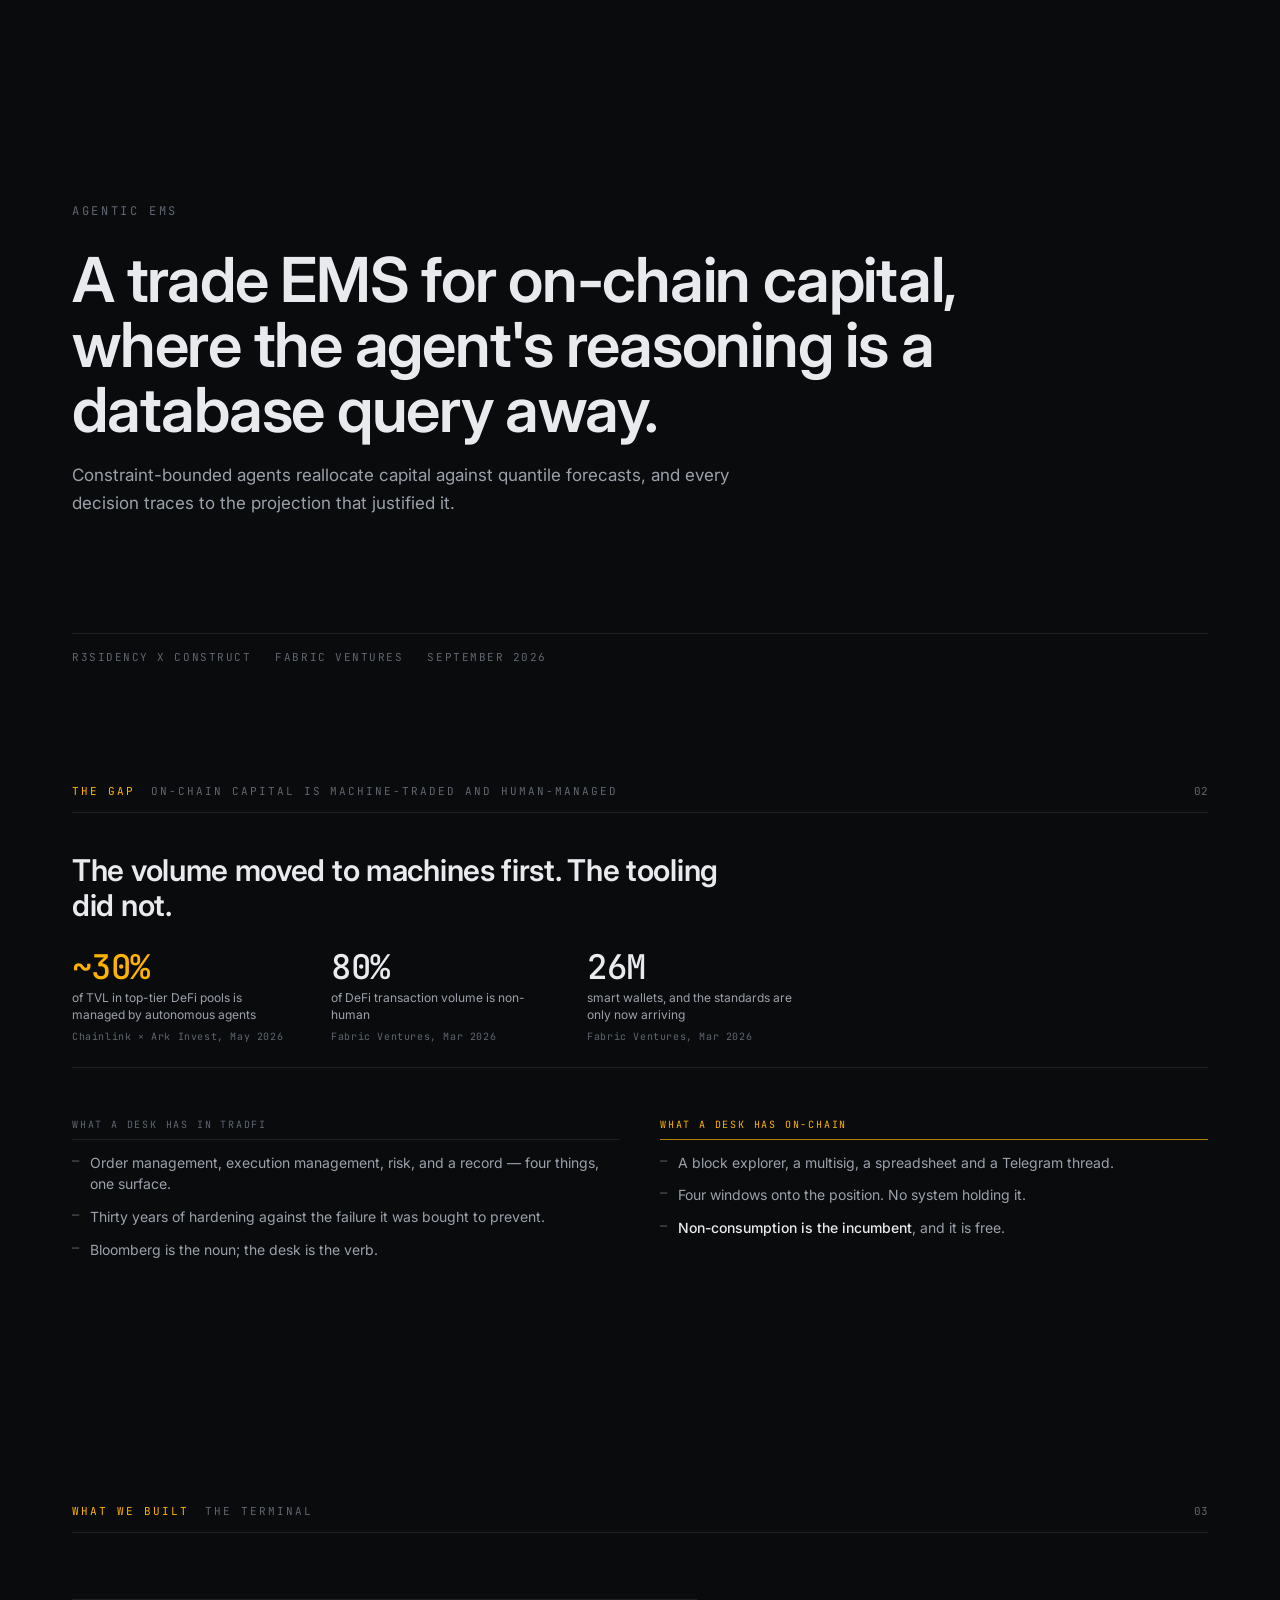
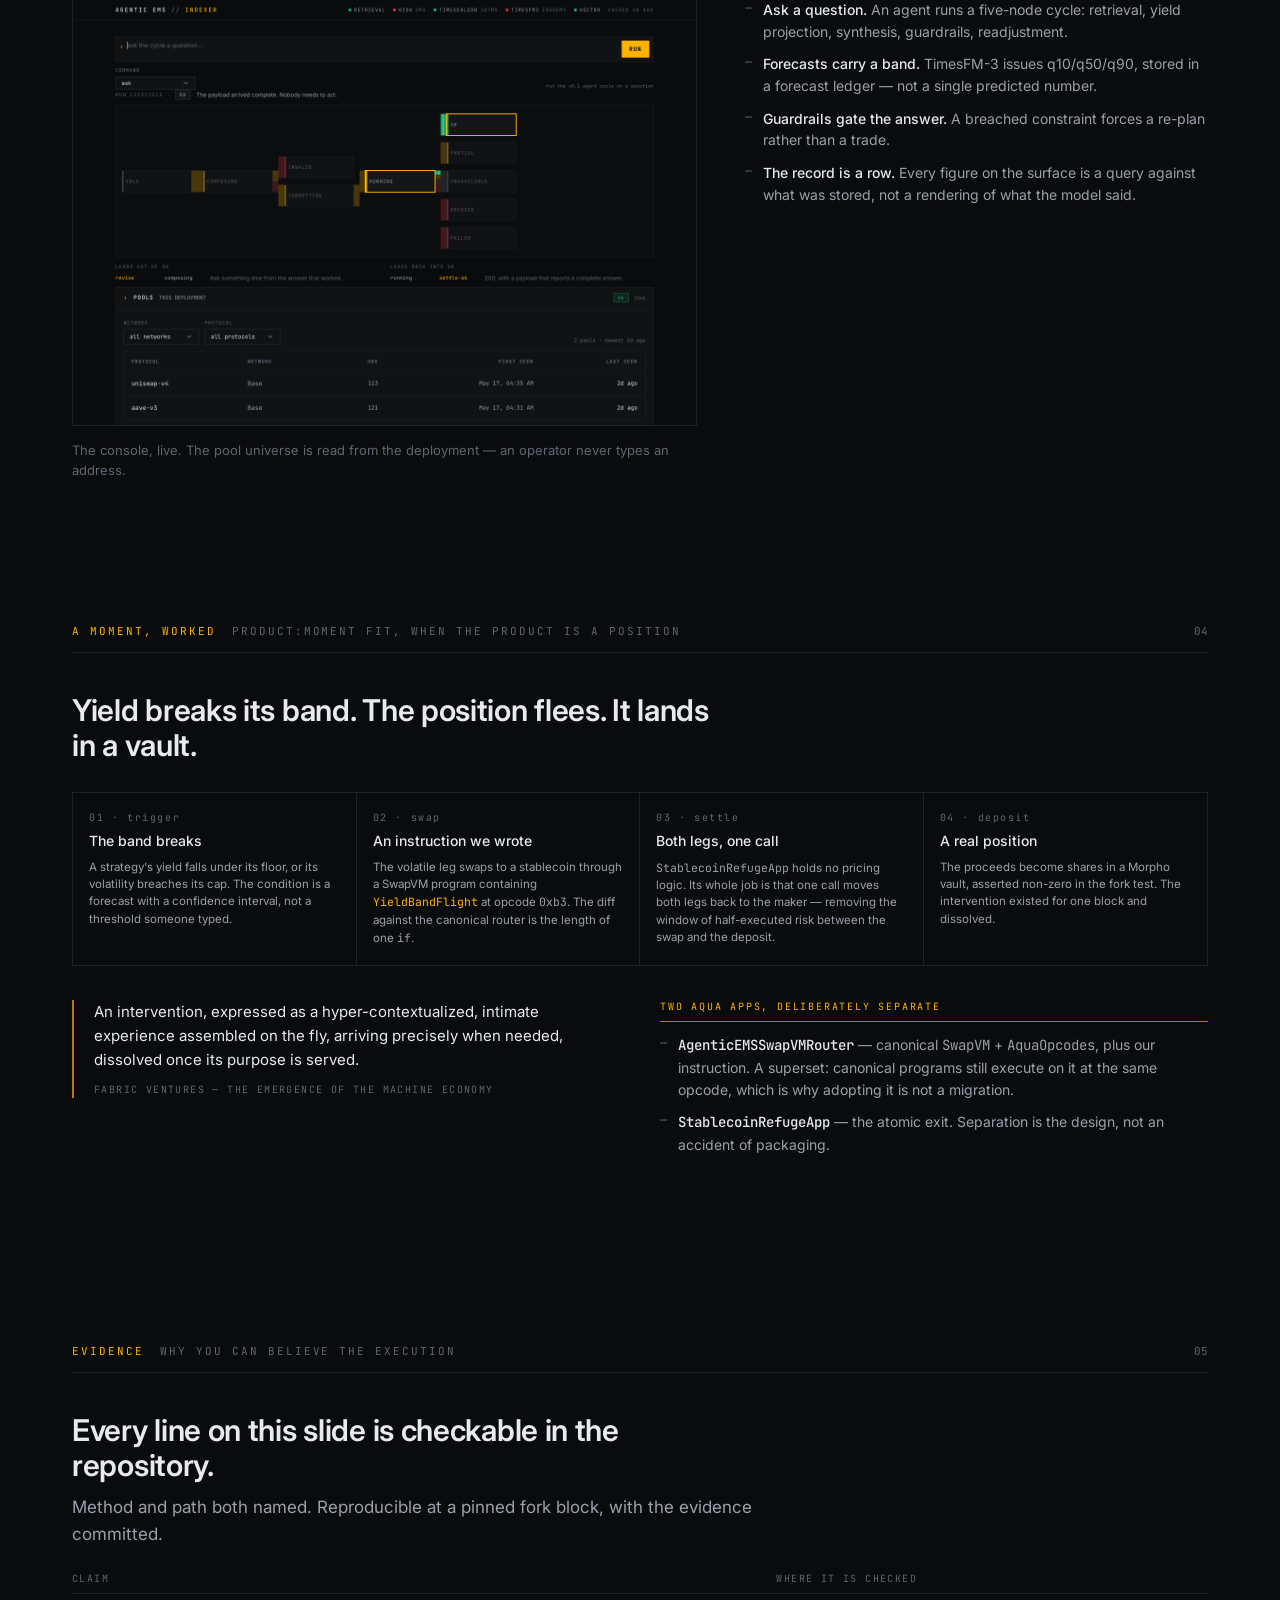
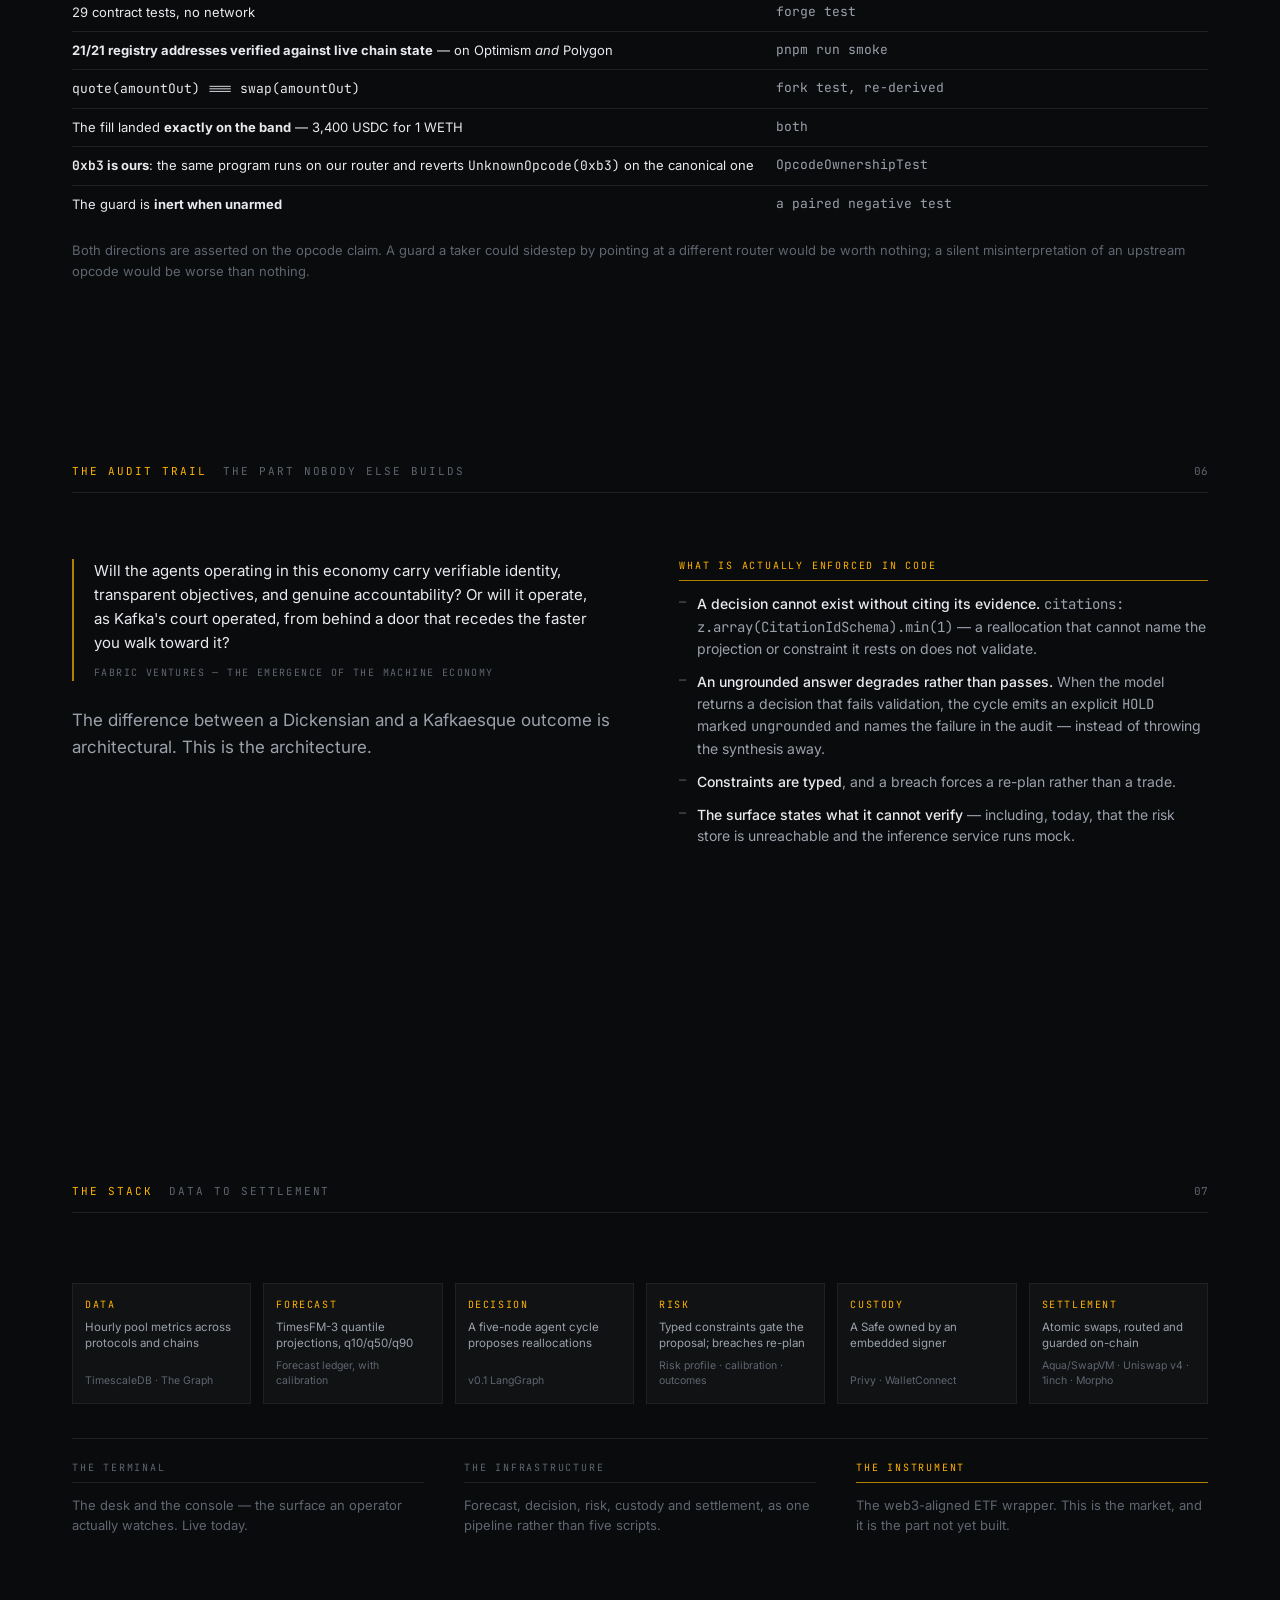
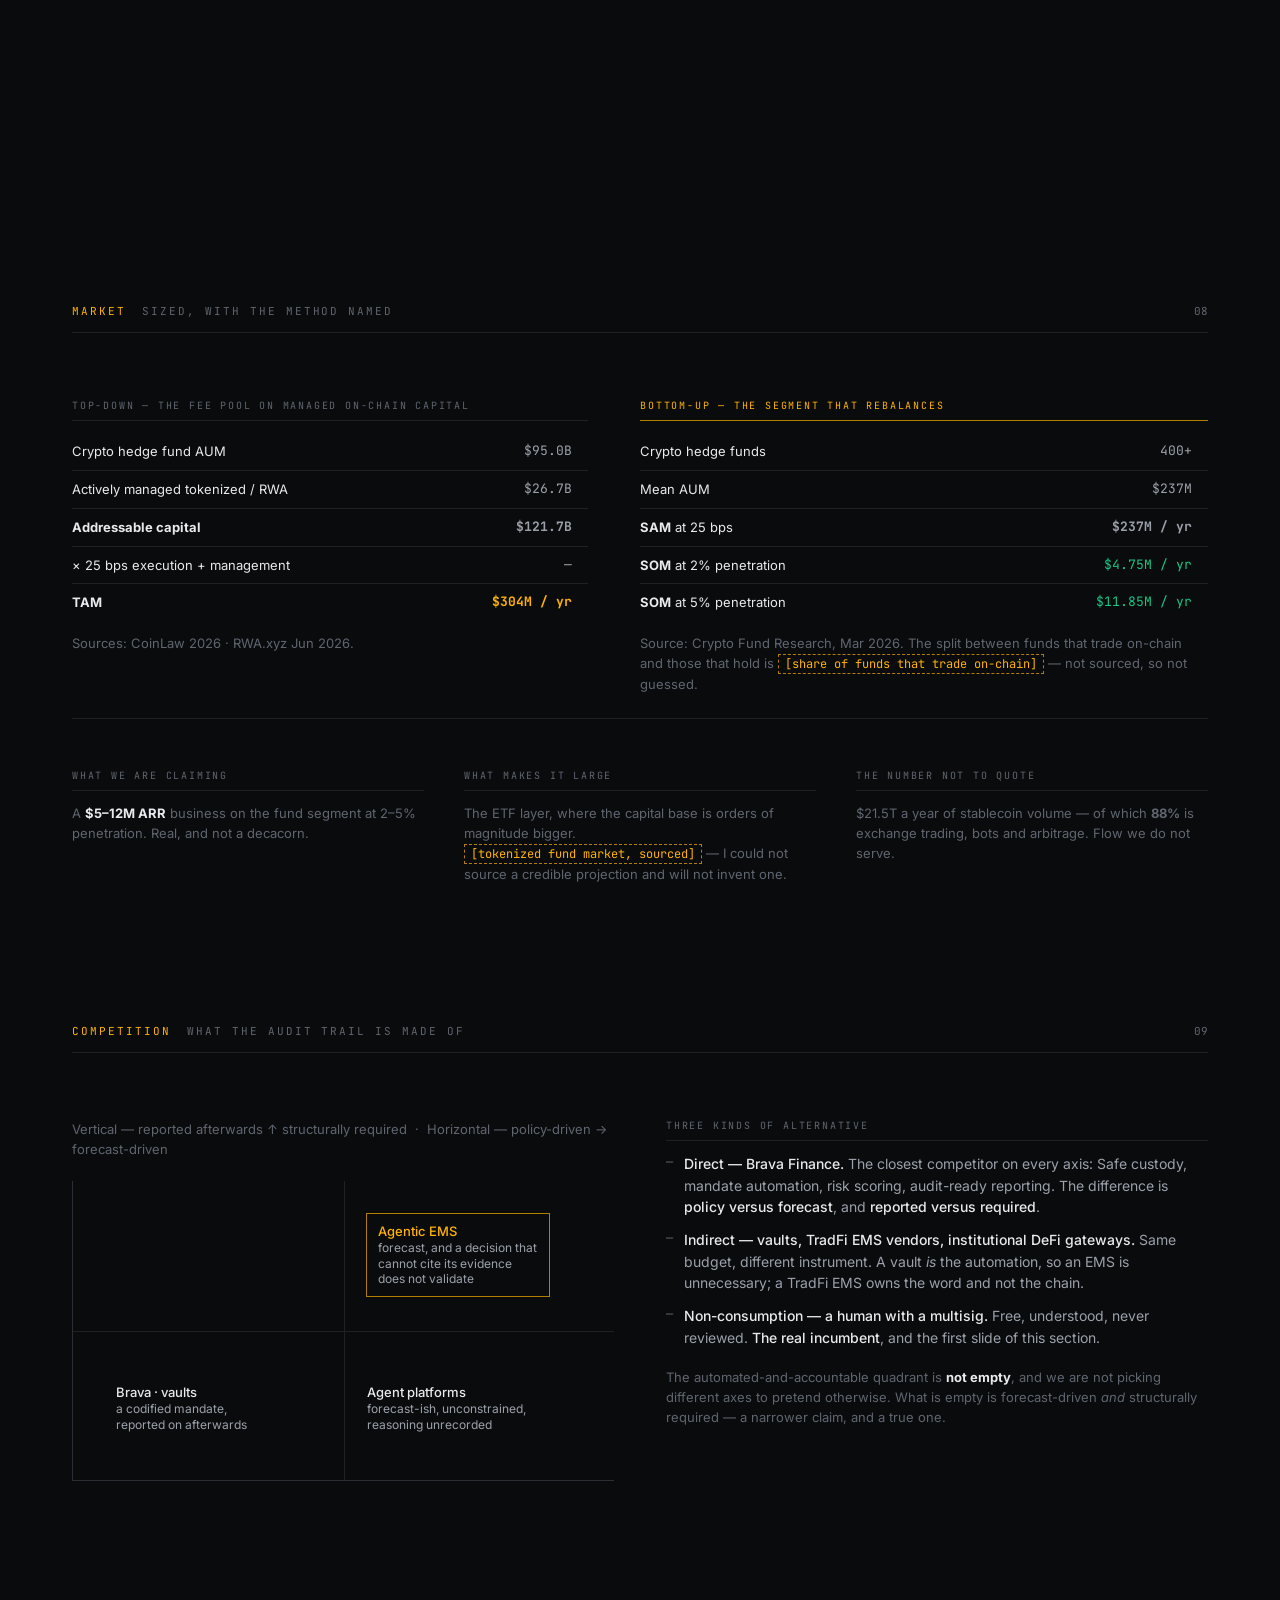
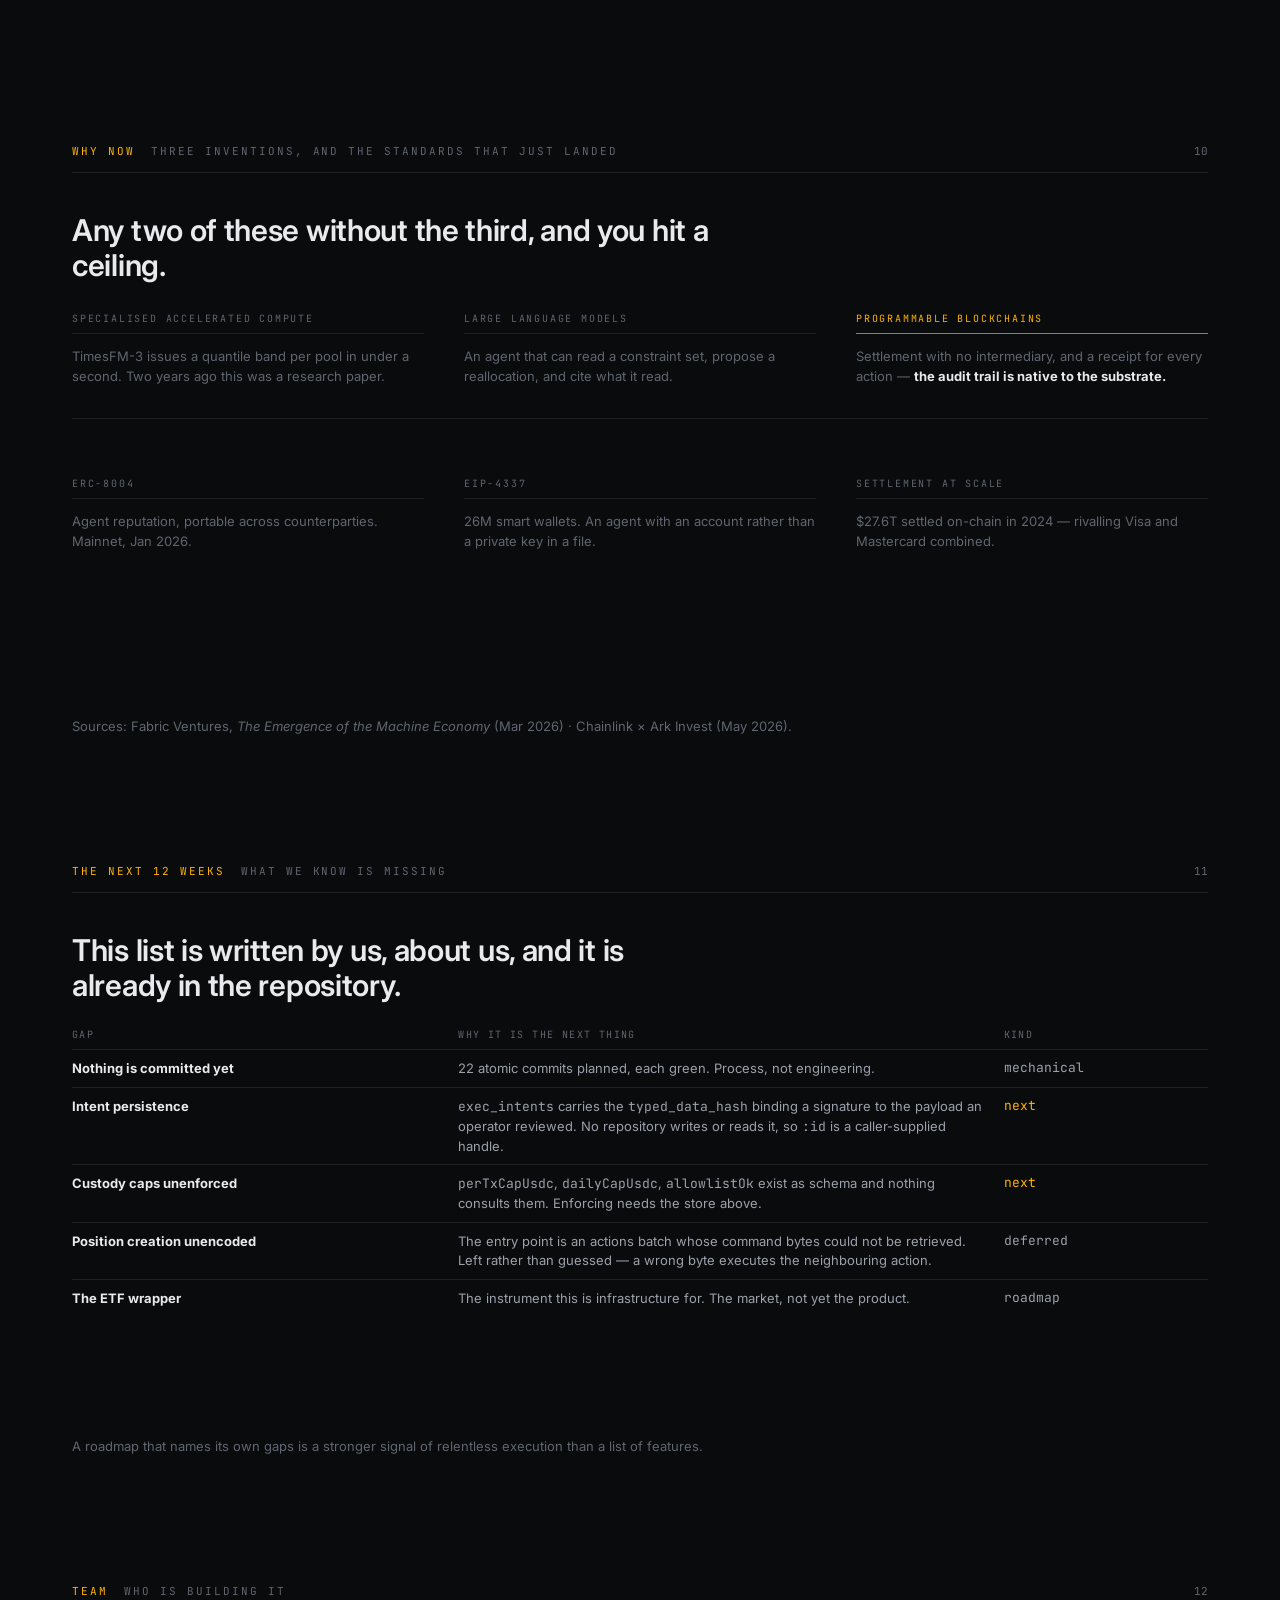
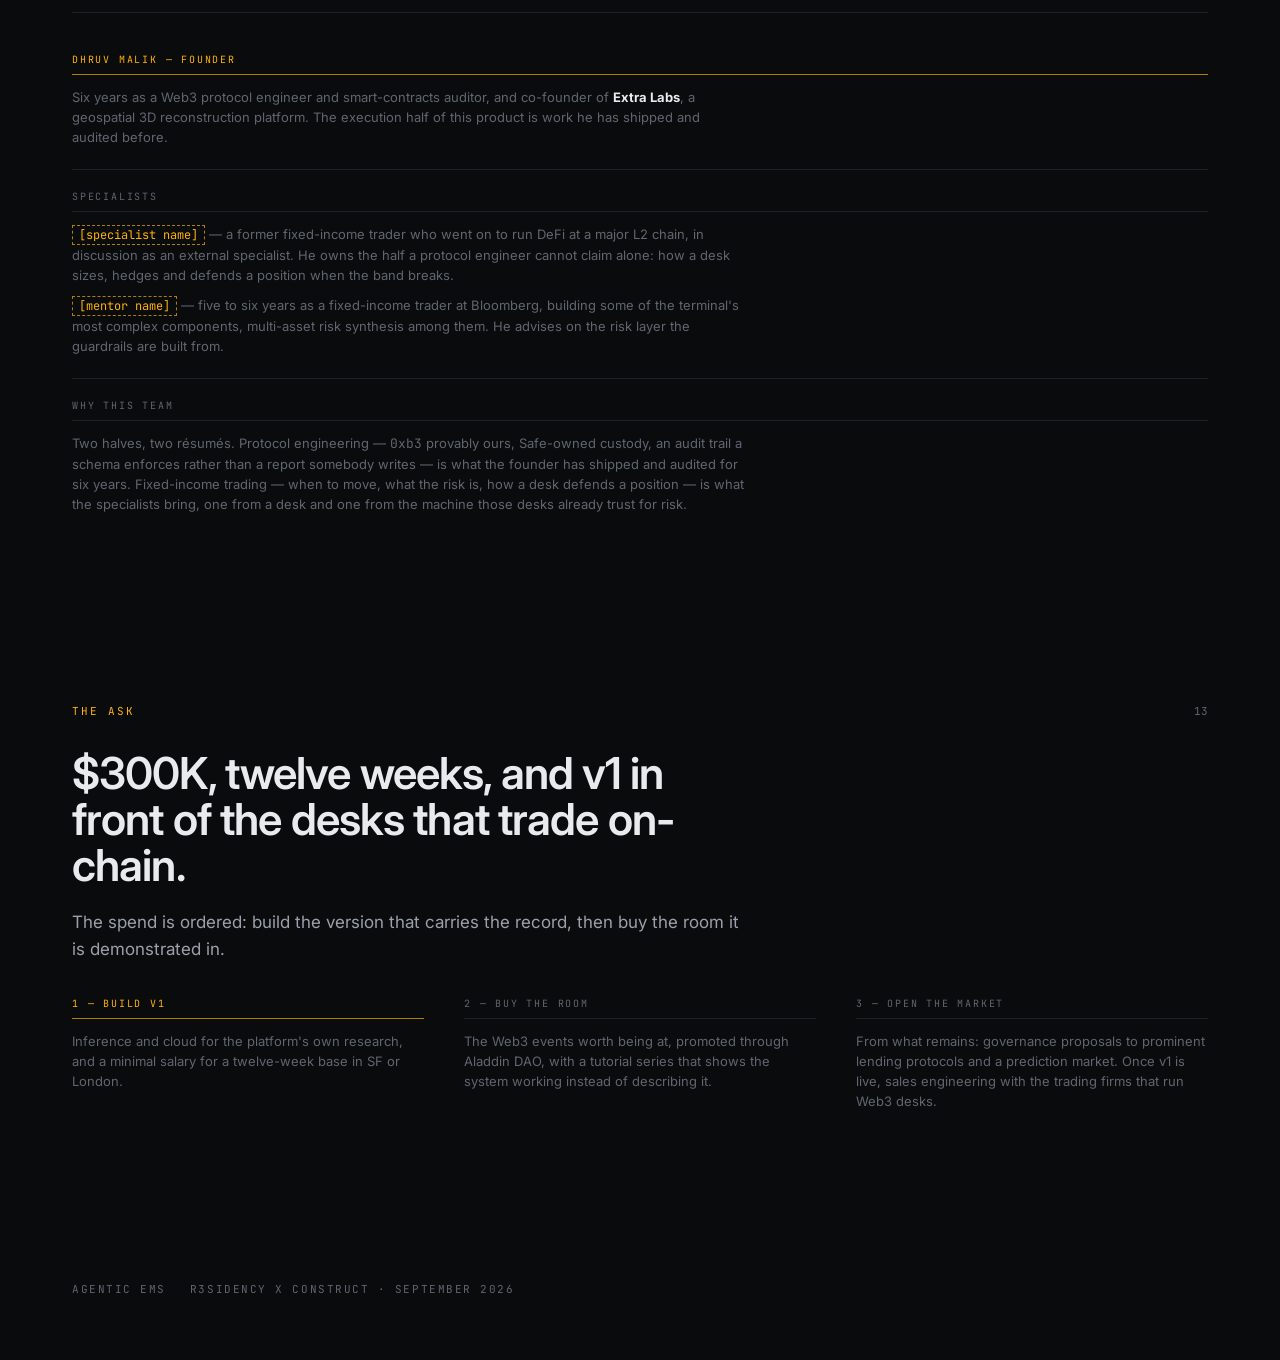
<file: apps/pitch/deck/index.html>
<!doctype html>
<html lang="en">
  <head>
    <meta charset="utf-8" />
    <title>Agentic EMS — R3sidency x Construct</title>
    <link rel="preconnect" href="https://fonts.googleapis.com" />
    <link rel="preconnect" href="https://fonts.gstatic.com" crossorigin />
    <link
      href="https://fonts.googleapis.com/css2?family=Inter:wght@400;500;600&family=JetBrains+Mono:wght@400;500&display=swap"
      rel="stylesheet"
    />
    <link rel="stylesheet" href="deck.css" />
  </head>

  <body>
    <!-- ── 1 ────────────────────────────────────────────────────────────── -->
    <section id="s1" class="slide title-slide">
      <div class="mark">Agentic EMS</div>
      <h1>A trade EMS for on-chain capital, where the agent's reasoning is a database query away.</h1>
      <p class="lede">
        Constraint-bounded agents reallocate capital against quantile forecasts, and every decision
        traces to the projection that justified it.
      </p>
      <div class="footer">
        <span>R3sidency x Construct</span>
        <span>Fabric Ventures</span>
        <span>September 2026</span>
      </div>
    </section>

    <!-- ── 2 ────────────────────────────────────────────────────────────── -->
    <section id="s2" class="slide">
      <div class="slide-head">
        <span class="slide-kicker">The gap</span>
        <span class="slide-name">on-chain capital is machine-traded and human-managed</span>
        <span class="slide-index">02</span>
      </div>
      <div class="slide-body">
        <h2>The volume moved to machines first. The tooling did not.</h2>

        <div class="figures">
          <div class="figure">
            <span class="figure-value amber">~30%</span>
            <span class="figure-label"
              >of TVL in top-tier DeFi pools is managed by autonomous agents</span
            >
            <span class="figure-source">Chainlink × Ark Invest, May 2026</span>
          </div>
          <div class="figure">
            <span class="figure-value">80%</span>
            <span class="figure-label">of DeFi transaction volume is non-human</span>
            <span class="figure-source">Fabric Ventures, Mar 2026</span>
          </div>
          <div class="figure">
            <span class="figure-value">26M</span>
            <span class="figure-label">smart wallets, and the standards are only now arriving</span>
            <span class="figure-source">Fabric Ventures, Mar 2026</span>
          </div>
        </div>

        <hr class="rule" />

        <div class="columns two">
          <div>
            <div class="col-head">What a desk has in TradFi</div>
            <ul>
              <li>Order management, execution management, risk, and a record — four things, one surface.</li>
              <li>Thirty years of hardening against the failure it was bought to prevent.</li>
              <li>Bloomberg is the noun; the desk is the verb.</li>
            </ul>
          </div>
          <div>
            <div class="col-head accent">What a desk has on-chain</div>
            <ul>
              <li>A block explorer, a multisig, a spreadsheet and a Telegram thread.</li>
              <li>Four windows onto the position. No system holding it.</li>
              <li><strong>Non-consumption is the incumbent</strong>, and it is free.</li>
            </ul>
          </div>
        </div>
      </div>
    </section>

    <!-- ── 3 ────────────────────────────────────────────────────────────── -->
    <section id="s3" class="slide">
      <div class="slide-head">
        <span class="slide-kicker">What we built</span>
        <span class="slide-name">the terminal</span>
        <span class="slide-index">03</span>
      </div>
      <div class="slide-body">
        <div class="columns two" style="grid-template-columns: 1.35fr 1fr; gap: 48px">
          <div>
            <img
              src="assets/console.png"
              alt="The indexer console: a dependency strip, a run-lifecycle diagram, and a pool universe read from the deployment."
              style="width: 100%; border: 1px solid var(--edge)"
            />
            <p class="note" style="margin-top: 10px">
              The console, live. The pool universe is read from the deployment — an operator never
              types an address.
            </p>
          </div>
          <div>
            <ul>
              <li>
                <strong>Ask a question.</strong> An agent runs a five-node cycle: retrieval, yield
                projection, synthesis, guardrails, readjustment.
              </li>
              <li>
                <strong>Forecasts carry a band.</strong> TimesFM-3 issues q10/q50/q90, stored in a
                forecast ledger — not a single predicted number.
              </li>
              <li>
                <strong>Guardrails gate the answer.</strong> A breached constraint forces a re-plan
                rather than a trade.
              </li>
              <li>
                <strong>The record is a row.</strong> Every figure on the surface is a query against
                what was stored, not a rendering of what the model said.
              </li>
            </ul>
          </div>
        </div>
        <div class="spacer"></div>
      </div>
    </section>

    <!-- ── 4 ────────────────────────────────────────────────────────────── -->
    <section id="s4" class="slide">
      <div class="slide-head">
        <span class="slide-kicker">A moment, worked</span>
        <span class="slide-name">product:moment fit, when the product is a position</span>
        <span class="slide-index">04</span>
      </div>
      <div class="slide-body">
        <h2>Yield breaks its band. The position flees. It lands in a vault.</h2>

        <div class="flight">
          <div class="flight-step">
            <span class="flight-n">01 · trigger</span>
            <span class="flight-title">The band breaks</span>
            <span class="flight-detail"
              >A strategy's yield falls under its floor, or its volatility breaches its cap. The
              condition is a forecast with a confidence interval, not a threshold someone typed.</span
            >
          </div>
          <div class="flight-step">
            <span class="flight-n">02 · swap</span>
            <span class="flight-title">An instruction we wrote</span>
            <span class="flight-detail"
              >The volatile leg swaps to a stablecoin through a SwapVM program containing
              <span class="mono amber">YieldBandFlight</span> at opcode
              <span class="mono">0xb3</span>. The diff against the canonical router is the length of
              one <span class="mono">if</span>.</span
            >
          </div>
          <div class="flight-step">
            <span class="flight-n">03 · settle</span>
            <span class="flight-title">Both legs, one call</span>
            <span class="flight-detail"
              ><span class="mono">StablecoinRefugeApp</span> holds no pricing logic. Its whole job is
              that one call moves both legs back to the maker — removing the window of
              half-executed risk between the swap and the deposit.</span
            >
          </div>
          <div class="flight-step">
            <span class="flight-n">04 · deposit</span>
            <span class="flight-title">A real position</span>
            <span class="flight-detail"
              >The proceeds become shares in a Morpho vault, asserted non-zero in the fork test. The
              intervention existed for one block and dissolved.</span
            >
          </div>
        </div>

        <div class="columns two" style="margin-top: 34px">
          <div>
            <blockquote>
              An intervention, expressed as a hyper-contextualized, intimate experience assembled on
              the fly, arriving precisely when needed, dissolved once its purpose is served.
              <cite>Fabric Ventures — The Emergence of the Machine Economy</cite>
            </blockquote>
          </div>
          <div>
            <div class="col-head accent">Two Aqua apps, deliberately separate</div>
            <ul>
              <li>
                <strong><span class="mono">AgenticEMSSwapVMRouter</span></strong> — canonical
                <span class="mono">SwapVM</span> + <span class="mono">AquaOpcodes</span>, plus our
                instruction. A superset: canonical programs still execute on it at the same opcode,
                which is why adopting it is not a migration.
              </li>
              <li>
                <strong><span class="mono">StablecoinRefugeApp</span></strong> — the atomic exit.
                Separation is the design, not an accident of packaging.
              </li>
            </ul>
          </div>
        </div>
      </div>
    </section>

    <!-- ── 5 ────────────────────────────────────────────────────────────── -->
    <section id="s5" class="slide">
      <div class="slide-head">
        <span class="slide-kicker">Evidence</span>
        <span class="slide-name">why you can believe the execution</span>
        <span class="slide-index">05</span>
      </div>
      <div class="slide-body">
        <h2>Every line on this slide is checkable in the repository.</h2>
        <p class="lede" style="margin-top: 12px">
          Method and path both named. Reproducible at a pinned fork block, with the evidence
          committed.
        </p>

        <table style="margin-top: 24px">
          <thead>
            <tr>
              <th style="width: 62%">Claim</th>
              <th>Where it is checked</th>
            </tr>
          </thead>
          <tbody>
            <tr>
              <td>29 contract tests, no network</td>
              <td class="mono">forge test</td>
            </tr>
            <tr>
              <td>
                <strong>21/21 registry addresses verified against live chain state</strong> — on
                Optimism <em>and</em> Polygon
              </td>
              <td class="mono">pnpm run smoke</td>
            </tr>
            <tr>
              <td><span class="mono">quote(amountOut) === swap(amountOut)</span></td>
              <td class="mono">fork test, re-derived</td>
            </tr>
            <tr>
              <td>
                The fill landed <strong>exactly on the band</strong> — 3,400 USDC for 1 WETH
              </td>
              <td class="mono">both</td>
            </tr>
            <tr>
              <td>
                <strong
                  ><span class="mono">0xb3</span> is ours</strong
                >: the same program runs on our router and reverts
                <span class="mono">UnknownOpcode(0xb3)</span> on the canonical one
              </td>
              <td class="mono">OpcodeOwnershipTest</td>
            </tr>
            <tr>
              <td>The guard is <strong>inert when unarmed</strong></td>
              <td class="mono">a paired negative test</td>
            </tr>
          </tbody>
        </table>

        <p class="note" style="margin-top: 18px">
          Both directions are asserted on the opcode claim. A guard a taker could sidestep by
          pointing at a different router would be worth nothing; a silent misinterpretation of an
          upstream opcode would be worse than nothing.
        </p>
      </div>
    </section>

    <!-- ── 6 ────────────────────────────────────────────────────────────── -->
    <section id="s6" class="slide">
      <div class="slide-head">
        <span class="slide-kicker">The audit trail</span>
        <span class="slide-name">the part nobody else builds</span>
        <span class="slide-index">06</span>
      </div>
      <div class="slide-body">
        <div class="columns two" style="grid-template-columns: 1.05fr 1fr; gap: 52px">
          <div>
            <blockquote>
              Will the agents operating in this economy carry verifiable identity, transparent
              objectives, and genuine accountability? Or will it operate, as Kafka's court operated,
              from behind a door that recedes the faster you walk toward it?
              <cite>Fabric Ventures — The Emergence of the Machine Economy</cite>
            </blockquote>
            <p class="lede" style="margin-top: 26px">
              The difference between a Dickensian and a Kafkaesque outcome is architectural. This is
              the architecture.
            </p>
          </div>
          <div>
            <div class="col-head accent">What is actually enforced in code</div>
            <ul>
              <li>
                <strong>A decision cannot exist without citing its evidence.</strong>
                <span class="mono"
                  >citations: z.array(CitationIdSchema).min(1)</span
                >
                — a reallocation that cannot name the projection or constraint it rests on does not
                validate.
              </li>
              <li>
                <strong>An ungrounded answer degrades rather than passes.</strong> When the model
                returns a decision that fails validation, the cycle emits an explicit
                <span class="mono">HOLD</span> marked <span class="mono">ungrounded</span> and names
                the failure in the audit — instead of throwing the synthesis away.
              </li>
              <li>
                <strong>Constraints are typed</strong>, and a breach forces a re-plan rather than a
                trade.
              </li>
              <li>
                <strong>The surface states what it cannot verify</strong> — including, today, that
                the risk store is unreachable and the inference service runs mock.
              </li>
            </ul>
          </div>
        </div>
      </div>
    </section>

    <!-- ── 7 ────────────────────────────────────────────────────────────── -->
    <section id="s7" class="slide">
      <div class="slide-head">
        <span class="slide-kicker">The stack</span>
        <span class="slide-name">data to settlement</span>
        <span class="slide-index">07</span>
      </div>
      <div class="slide-body">
        <div class="stack">
          <div class="stage">
            <span class="stage-name">Data</span>
            <span class="stage-item">Hourly pool metrics across protocols and chains</span>
            <span class="stage-note">TimescaleDB · The Graph</span>
          </div>
          <div class="stage">
            <span class="stage-name">Forecast</span>
            <span class="stage-item">TimesFM-3 quantile projections, q10/q50/q90</span>
            <span class="stage-note">Forecast ledger, with calibration</span>
          </div>
          <div class="stage">
            <span class="stage-name">Decision</span>
            <span class="stage-item">A five-node agent cycle proposes reallocations</span>
            <span class="stage-note">v0.1 LangGraph</span>
          </div>
          <div class="stage">
            <span class="stage-name">Risk</span>
            <span class="stage-item">Typed constraints gate the proposal; breaches re-plan</span>
            <span class="stage-note">Risk profile · calibration · outcomes</span>
          </div>
          <div class="stage">
            <span class="stage-name">Custody</span>
            <span class="stage-item">A Safe owned by an embedded signer</span>
            <span class="stage-note">Privy · WalletConnect</span>
          </div>
          <div class="stage">
            <span class="stage-name">Settlement</span>
            <span class="stage-item">Atomic swaps, routed and guarded on-chain</span>
            <span class="stage-note">Aqua/SwapVM · Uniswap v4 · 1inch · Morpho</span>
          </div>
        </div>

        <hr class="rule" style="margin: 34px 0 0" />

        <div class="columns three" style="margin-top: 22px">
          <div>
            <div class="col-head">The terminal</div>
            <p class="note">
              The desk and the console — the surface an operator actually watches. Live today.
            </p>
          </div>
          <div>
            <div class="col-head">The infrastructure</div>
            <p class="note">
              Forecast, decision, risk, custody and settlement, as one pipeline rather than five
              scripts.
            </p>
          </div>
          <div>
            <div class="col-head accent">The instrument</div>
            <p class="note">
              The web3-aligned ETF wrapper. This is the market, and it is the part not yet built.
            </p>
          </div>
        </div>
      </div>
    </section>

    <!-- ── 8 ────────────────────────────────────────────────────────────── -->
    <section id="s8" class="slide">
      <div class="slide-head">
        <span class="slide-kicker">Market</span>
        <span class="slide-name">sized, with the method named</span>
        <span class="slide-index">08</span>
      </div>
      <div class="slide-body">
        <div class="columns two" style="grid-template-columns: 1fr 1.1fr; gap: 52px">
          <div>
            <div class="col-head">Top-down — the fee pool on managed on-chain capital</div>
            <table>
              <tbody>
                <tr>
                  <td>Crypto hedge fund AUM</td>
                  <td class="num" style="text-align: right">$95.0B</td>
                </tr>
                <tr>
                  <td>Actively managed tokenized / RWA</td>
                  <td class="num" style="text-align: right">$26.7B</td>
                </tr>
                <tr>
                  <td><strong>Addressable capital</strong></td>
                  <td class="num" style="text-align: right"><strong>$121.7B</strong></td>
                </tr>
                <tr>
                  <td>× 25 bps execution + management</td>
                  <td class="num" style="text-align: right">—</td>
                </tr>
                <tr>
                  <td><strong>TAM</strong></td>
                  <td class="num amber" style="text-align: right"><strong>$304M / yr</strong></td>
                </tr>
              </tbody>
            </table>
            <p class="note" style="margin-top: 12px">
              Sources: CoinLaw 2026 · RWA.xyz Jun 2026.
            </p>
          </div>

          <div>
            <div class="col-head accent">Bottom-up — the segment that rebalances</div>
            <table>
              <tbody>
                <tr>
                  <td>Crypto hedge funds</td>
                  <td class="num" style="text-align: right">400+</td>
                </tr>
                <tr>
                  <td>Mean AUM</td>
                  <td class="num" style="text-align: right">$237M</td>
                </tr>
                <tr>
                  <td><strong>SAM</strong> at 25 bps</td>
                  <td class="num" style="text-align: right"><strong>$237M / yr</strong></td>
                </tr>
                <tr>
                  <td><strong>SOM</strong> at 2% penetration</td>
                  <td class="num up" style="text-align: right">$4.75M / yr</td>
                </tr>
                <tr>
                  <td><strong>SOM</strong> at 5% penetration</td>
                  <td class="num up" style="text-align: right">$11.85M / yr</td>
                </tr>
              </tbody>
            </table>
            <p class="note" style="margin-top: 12px">
              Source: Crypto Fund Research, Mar 2026. The split between funds that trade on-chain and
              those that hold is <span class="ph">[share of funds that trade on-chain]</span> — not
              sourced, so not guessed.
            </p>
          </div>
        </div>

        <hr class="rule" />

        <div class="columns three">
          <div>
            <div class="col-head">What we are claiming</div>
            <p class="note">
              A <strong style="color: var(--fg)">$5–12M ARR</strong> business on the fund segment at
              2–5% penetration. Real, and not a decacorn.
            </p>
          </div>
          <div>
            <div class="col-head">What makes it large</div>
            <p class="note">
              The ETF layer, where the capital base is orders of magnitude bigger.
              <span class="ph">[tokenized fund market, sourced]</span> — I could not source a
              credible projection and will not invent one.
            </p>
          </div>
          <div>
            <div class="col-head">The number not to quote</div>
            <p class="note">
              $21.5T a year of stablecoin volume — of which <strong>88%</strong> is exchange trading,
              bots and arbitrage. Flow we do not serve.
            </p>
          </div>
        </div>
      </div>
    </section>

    <!-- ── 9 ────────────────────────────────────────────────────────────── -->
    <section id="s9" class="slide">
      <div class="slide-head">
        <span class="slide-kicker">Competition</span>
        <span class="slide-name">what the audit trail is made of</span>
        <span class="slide-index">09</span>
      </div>
      <div class="slide-body">
        <div class="columns two" style="grid-template-columns: 1fr 1fr; gap: 52px">
          <div>
            <p class="note" style="margin-bottom: 12px">
              Vertical — reported afterwards ↑ structurally required &nbsp;·&nbsp; Horizontal —
              policy-driven → forecast-driven
            </p>
            <div class="quadrant">

              <span class="plot us" style="right: 14%; top: 14%"
                ><b>Agentic EMS</b>forecast, and a decision that cannot cite its evidence does not
                validate</span
              >
              <span class="plot" style="left: 8%; bottom: 16%"
                ><b>Brava · vaults</b>a codified mandate, reported on afterwards</span
              >
              <span class="plot" style="right: 16%; bottom: 16%"
                ><b>Agent platforms</b>forecast-ish, unconstrained, reasoning unrecorded</span
              >
            </div>
          </div>

          <div>
            <div class="col-head">Three kinds of alternative</div>
            <ul>
              <li>
                <strong>Direct — Brava Finance.</strong> The closest competitor on every axis: Safe
                custody, mandate automation, risk scoring, audit-ready reporting. The difference is
                <strong>policy versus forecast</strong>, and <strong>reported versus required</strong
                >.
              </li>
              <li>
                <strong>Indirect — vaults, TradFi EMS vendors, institutional DeFi gateways.</strong>
                Same budget, different instrument. A vault <em>is</em> the automation, so an EMS is
                unnecessary; a TradFi EMS owns the word and not the chain.
              </li>
              <li>
                <strong>Non-consumption — a human with a multisig.</strong> Free, understood, never
                reviewed. <strong>The real incumbent</strong>, and the first slide of this section.
              </li>
            </ul>
            <p class="note" style="margin-top: 18px">
              The automated-and-accountable quadrant is <strong style="color: var(--fg)">not empty</strong
              >, and we are not picking different axes to pretend otherwise. What is empty is
              forecast-driven <em>and</em> structurally required — a narrower claim, and a true one.
            </p>
          </div>
        </div>
      </div>
    </section>

    <!-- ── 10 ───────────────────────────────────────────────────────────── -->
    <section id="s10" class="slide">
      <div class="slide-head">
        <span class="slide-kicker">Why now</span>
        <span class="slide-name">three inventions, and the standards that just landed</span>
        <span class="slide-index">10</span>
      </div>
      <div class="slide-body">
        <h2>Any two of these without the third, and you hit a ceiling.</h2>

        <div class="columns three" style="margin-top: 30px">
          <div>
            <div class="col-head">Specialised accelerated compute</div>
            <p class="note">
              TimesFM-3 issues a quantile band per pool in under a second. Two years ago this was a
              research paper.
            </p>
          </div>
          <div>
            <div class="col-head">Large language models</div>
            <p class="note">
              An agent that can read a constraint set, propose a reallocation, and cite what it read.
            </p>
          </div>
          <div>
            <div class="col-head accent">Programmable blockchains</div>
            <p class="note">
              Settlement with no intermediary, and a receipt for every action — <strong
                style="color: var(--fg)"
                >the audit trail is native to the substrate.</strong
              >
            </p>
          </div>
        </div>

        <hr class="rule" style="margin: 32px 0" />

        <div class="columns three">
          <div>
            <div class="col-head">ERC-8004</div>
            <p class="note">Agent reputation, portable across counterparties. Mainnet, Jan 2026.</p>
          </div>
          <div>
            <div class="col-head">EIP-4337</div>
            <p class="note">
              26M smart wallets. An agent with an account rather than a private key in a file.
            </p>
          </div>
          <div>
            <div class="col-head">Settlement at scale</div>
            <p class="note">
              $27.6T settled on-chain in 2024 — rivalling Visa and Mastercard combined.
            </p>
          </div>
        </div>

        <div class="spacer"></div>

        <p class="note">
          Sources: Fabric Ventures, <em>The Emergence of the Machine Economy</em> (Mar 2026) ·
          Chainlink × Ark Invest (May 2026).
        </p>
      </div>
    </section>

    <!-- ── 11 ───────────────────────────────────────────────────────────── -->
    <section id="s11" class="slide">
      <div class="slide-head">
        <span class="slide-kicker">The next 12 weeks</span>
        <span class="slide-name">what we know is missing</span>
        <span class="slide-index">11</span>
      </div>
      <div class="slide-body">
        <h2>This list is written by us, about us, and it is already in the repository.</h2>

        <table style="margin-top: 26px">
          <thead>
            <tr>
              <th style="width: 34%">Gap</th>
              <th>Why it is the next thing</th>
              <th style="width: 18%">Kind</th>
            </tr>
          </thead>
          <tbody>
            <tr>
              <td><strong>Nothing is committed yet</strong></td>
              <td>22 atomic commits planned, each green. Process, not engineering.</td>
              <td class="mono">mechanical</td>
            </tr>
            <tr>
              <td><strong>Intent persistence</strong></td>
              <td>
                <span class="mono">exec_intents</span> carries the
                <span class="mono">typed_data_hash</span> binding a signature to the payload an
                operator reviewed. No repository writes or reads it, so <span class="mono">:id</span>
                is a caller-supplied handle.
              </td>
              <td class="mono amber">next</td>
            </tr>
            <tr>
              <td><strong>Custody caps unenforced</strong></td>
              <td>
                <span class="mono">perTxCapUsdc</span>, <span class="mono">dailyCapUsdc</span>,
                <span class="mono">allowlistOk</span> exist as schema and nothing consults them.
                Enforcing needs the store above.
              </td>
              <td class="mono amber">next</td>
            </tr>
            <tr>
              <td><strong>Position creation unencoded</strong></td>
              <td>
                The entry point is an actions batch whose command bytes could not be retrieved. Left
                rather than guessed — a wrong byte executes the neighbouring action.
              </td>
              <td class="mono">deferred</td>
            </tr>
            <tr>
              <td><strong>The ETF wrapper</strong></td>
              <td>The instrument this is infrastructure for. The market, not yet the product.</td>
              <td class="mono">roadmap</td>
            </tr>
          </tbody>
        </table>

        <div class="spacer"></div>

        <p class="note">
          A roadmap that names its own gaps is a stronger signal of relentless execution than a list
          of features.
        </p>
      </div>
    </section>

    <!-- ── 12 ───────────────────────────────────────────────────────────── -->
    <section id="s12" class="slide">
      <div class="slide-head">
        <span class="slide-kicker">Team</span>
        <span class="slide-name">who is building it</span>
        <span class="slide-index">12</span>
      </div>
      <div class="slide-body">
        <div class="col-head accent">Dhruv Malik — founder</div>
        <p class="note" style="max-width: 84ch">
          Six years as a Web3 protocol engineer and smart-contracts auditor, and co-founder of
          <strong style="color: var(--fg)">Extra Labs</strong>, a geospatial 3D reconstruction
          platform. The execution half of this product is work he has shipped and audited before.
        </p>

        <hr class="rule" style="margin: 22px 0 20px" />

        <div class="col-head">Specialists</div>
        <p class="note" style="max-width: 84ch">
          <span class="ph">[specialist name]</span> — a former fixed-income trader who went on to run
          DeFi at a major L2 chain, in discussion as an external specialist. He owns the half a
          protocol engineer cannot claim alone: how a desk sizes, hedges and defends a position when
          the band breaks.
        </p>
        <p class="note" style="max-width: 84ch; margin-top: 10px">
          <span class="ph">[mentor name]</span> — five to six years as a fixed-income trader at
          Bloomberg, building some of the terminal's most complex components, multi-asset risk
          synthesis among them. He advises on the risk layer the guardrails are built from.
        </p>

        <hr class="rule" style="margin: 22px 0 20px" />

        <div class="col-head">Why this team</div>
        <p class="note" style="max-width: 84ch">
          Two halves, two résumés. Protocol engineering — <span class="mono">0xb3</span> provably
          ours, Safe-owned custody, an audit trail a schema enforces rather than a report somebody
          writes — is what the founder has shipped and audited for six years. Fixed-income trading —
          when to move, what the risk is, how a desk defends a position — is what the specialists
          bring, one from a desk and one from the machine those desks already trust for risk.
        </p>
      </div>
    </section>

    <!-- ── 13 ───────────────────────────────────────────────────────────── -->
    <section id="s13" class="slide title-slide">
      <div class="slide-head" style="border: 0; padding: 0">
        <span class="slide-kicker">The ask</span>
        <span class="slide-index">13</span>
      </div>
      <h1 style="margin-top: 32px; font-size: 44px">
        $300K, twelve weeks, and v1 in front of the desks that trade on-chain.
      </h1>
      <p class="lede">
        The spend is ordered: build the version that carries the record, then buy the room it is
        demonstrated in.
      </p>

      <div class="columns three" style="margin-top: 34px">
        <div>
          <div class="col-head accent">1 — Build v1</div>
          <p class="note">
            Inference and cloud for the platform's own research, and a minimal salary for a twelve-week
            base in SF or London.
          </p>
        </div>
        <div>
          <div class="col-head">2 — Buy the room</div>
          <p class="note">
            The Web3 events worth being at, promoted through Aladdin DAO, with a tutorial series that
            shows the system working instead of describing it.
          </p>
        </div>
        <div>
          <div class="col-head">3 — Open the market</div>
          <p class="note">
            From what remains: governance proposals to prominent lending protocols and a prediction
            market. Once v1 is live, sales engineering with the trading firms that run Web3 desks.
          </p>
        </div>
      </div>
      <div class="spacer"></div>
      <div class="footer" style="position: static; border: 0; padding: 0">
        <span>Agentic EMS</span>
        <span>R3sidency x Construct · September 2026</span>
      </div>
    </section>
  </body>
</html>
</file>
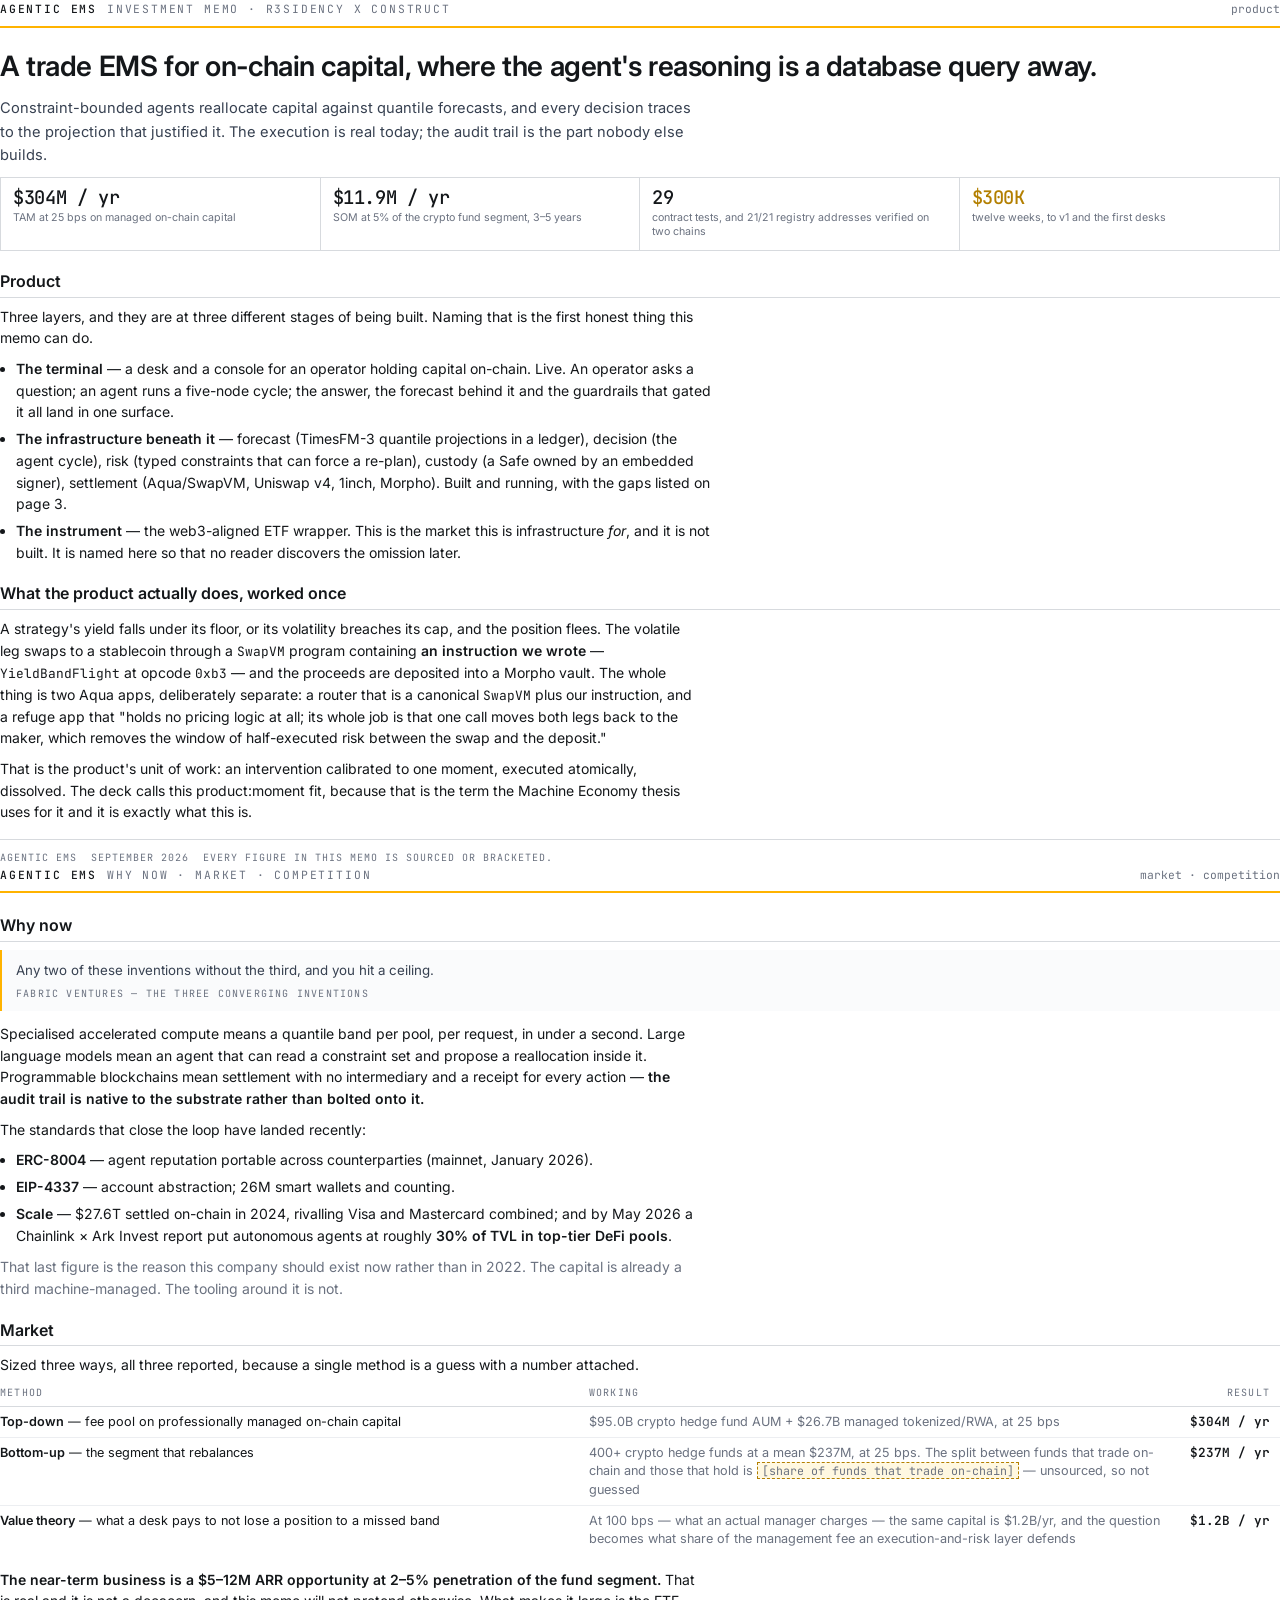
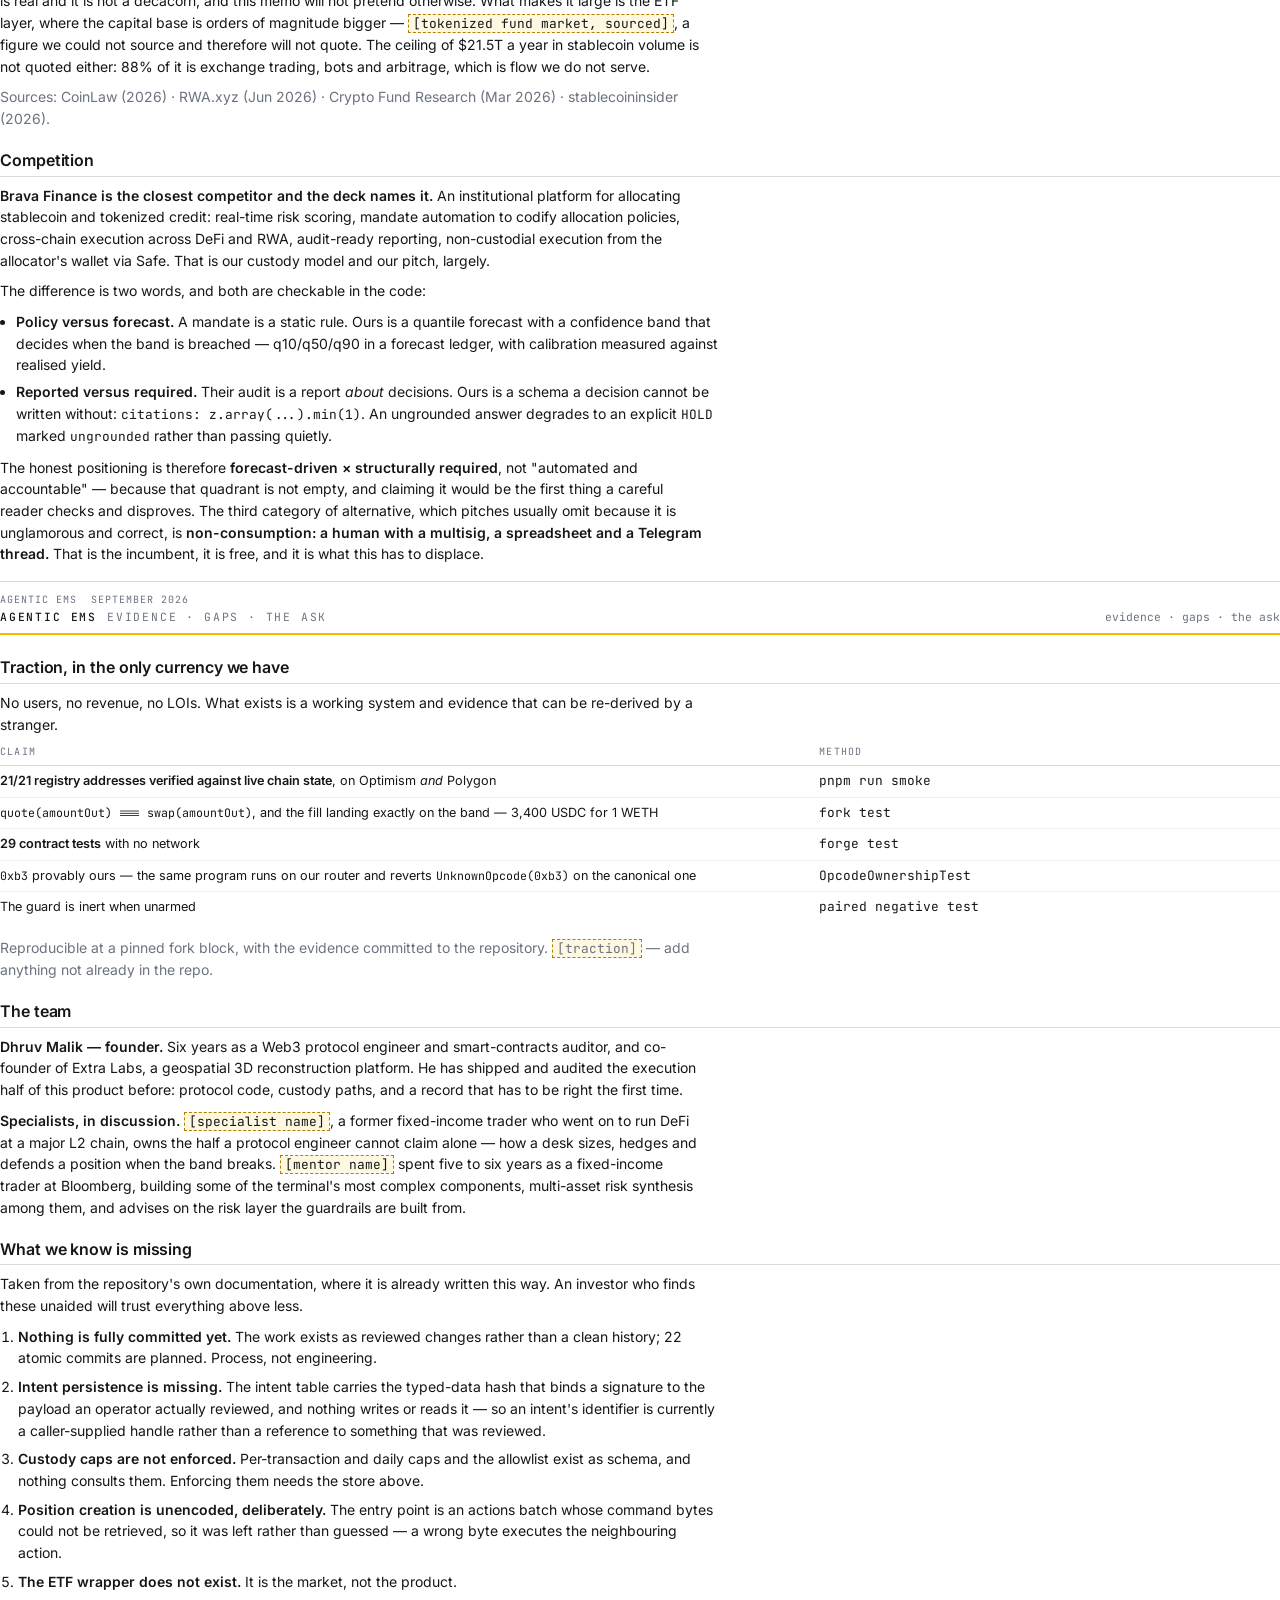
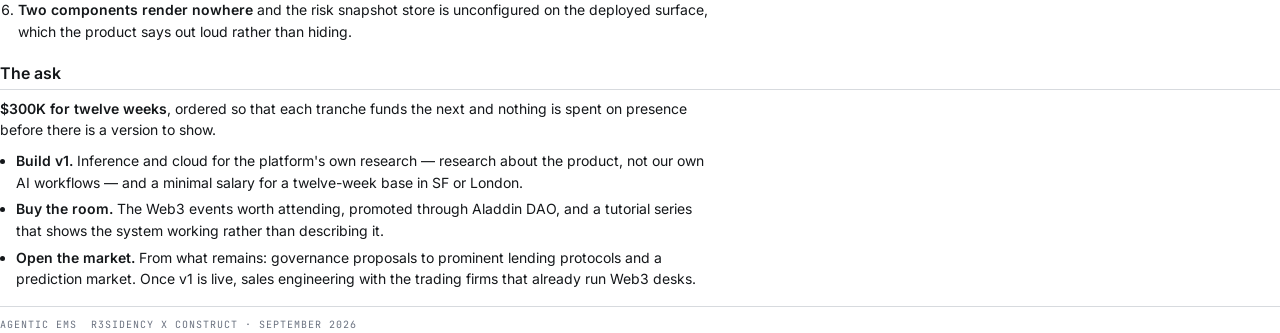
<file: apps/pitch/memo/index.html>
<!doctype html>
<html lang="en">
  <head>
    <meta charset="utf-8" />
    <title>Agentic EMS — investment memo</title>
    <link rel="preconnect" href="https://fonts.googleapis.com" />
    <link rel="preconnect" href="https://fonts.gstatic.com" crossorigin />
    <link
      href="https://fonts.googleapis.com/css2?family=Inter:wght@400;500;600&family=JetBrains+Mono:wght@400;500&display=swap"
      rel="stylesheet"
    />
    <link rel="stylesheet" href="memo.css" />
  </head>

  <body>
    <!-- ══ page one ══════════════════════════════════════════════════════ -->
    <section class="page">
      <div class="head">
        <span class="head-mark">Agentic EMS</span>
        <span class="head-sub">Investment memo · R3sidency x Construct</span>
        <span class="head-page">product</span>
      </div>

      <h1>A trade EMS for on-chain capital, where the agent's reasoning is a database query away.</h1>

      <p class="lede">
        Constraint-bounded agents reallocate capital against quantile forecasts, and every decision
        traces to the projection that justified it. The execution is real today; the audit trail is
        the part nobody else builds.
      </p>

      <div class="summary">
        <div class="summary-cell">
          <div class="summary-value">$304M / yr</div>
          <div class="summary-label">TAM at 25 bps on managed on-chain capital</div>
        </div>
        <div class="summary-cell">
          <div class="summary-value">$11.9M / yr</div>
          <div class="summary-label">SOM at 5% of the crypto fund segment, 3–5 years</div>
        </div>
        <div class="summary-cell">
          <div class="summary-value">29</div>
          <div class="summary-label">contract tests, and 21/21 registry addresses verified on two chains</div>
        </div>
        <div class="summary-cell">
          <div class="summary-value accent">$300K</div>
          <div class="summary-label">twelve weeks, to v1 and the first desks</div>
        </div>
      </div>

      <h2>Product</h2>

      <p>
        Three layers, and they are at three different stages of being built. Naming that is the first
        honest thing this memo can do.
      </p>

      <ul>
        <li>
          <strong>The terminal</strong> — a desk and a console for an operator holding capital
          on-chain. Live. An operator asks a question; an agent runs a five-node cycle; the answer,
          the forecast behind it and the guardrails that gated it all land in one surface.
        </li>
        <li>
          <strong>The infrastructure beneath it</strong> — forecast (TimesFM-3 quantile projections in
          a ledger), decision (the agent cycle), risk (typed constraints that can force a re-plan),
          custody (a Safe owned by an embedded signer), settlement (Aqua/SwapVM, Uniswap v4, 1inch,
          Morpho). Built and running, with the gaps listed on page 3.
        </li>
        <li>
          <strong>The instrument</strong> — the web3-aligned ETF wrapper. This is the market this is
          infrastructure <em>for</em>, and it is not built. It is named here so that no reader
          discovers the omission later.
        </li>
      </ul>

      <h2>What the product actually does, worked once</h2>

      <p>
        A strategy's yield falls under its floor, or its volatility breaches its cap, and the position
        flees. The volatile leg swaps to a stablecoin through a <span class="mono">SwapVM</span>
        program containing <strong>an instruction we wrote</strong> —
        <span class="mono">YieldBandFlight</span> at opcode <span class="mono">0xb3</span> — and the
        proceeds are deposited into a Morpho vault. The whole thing is two Aqua apps, deliberately
        separate: a router that is a canonical <span class="mono">SwapVM</span> plus our instruction,
        and a refuge app that "holds no pricing logic at all; its whole job is that one call moves
        both legs back to the maker, which removes the window of half-executed risk between the swap
        and the deposit."
      </p>

      <p>
        That is the product's unit of work: an intervention calibrated to one moment, executed
        atomically, dissolved. The deck calls this product:moment fit, because that is the term the
        Machine Economy thesis uses for it and it is exactly what this is.
      </p>

      <div class="foot">
        <span>Agentic EMS</span>
        <span>September 2026</span>
        <span class="dim">Every figure in this memo is sourced or bracketed.</span>
      </div>
    </section>

    <!-- ══ page two ══════════════════════════════════════════════════════ -->
    <section class="page">
      <div class="head">
        <span class="head-mark">Agentic EMS</span>
        <span class="head-sub">Why now · market · competition</span>
        <span class="head-page">market · competition</span>
      </div>

      <h2>Why now</h2>

      <blockquote>
        Any two of these inventions without the third, and you hit a ceiling.
        <cite>Fabric Ventures — the three converging inventions</cite>
      </blockquote>

      <p>
        Specialised accelerated compute means a quantile band per pool, per request, in under a
        second. Large language models mean an agent that can read a constraint set and propose a
        reallocation inside it. Programmable blockchains mean settlement with no intermediary and a
        receipt for every action — <strong
          >the audit trail is native to the substrate rather than bolted onto it.</strong
        >
      </p>

      <p>The standards that close the loop have landed recently:</p>

      <ul>
        <li><strong>ERC-8004</strong> — agent reputation portable across counterparties (mainnet, January 2026).</li>
        <li><strong>EIP-4337</strong> — account abstraction; 26M smart wallets and counting.</li>
        <li>
          <strong>Scale</strong> — $27.6T settled on-chain in 2024, rivalling Visa and Mastercard
          combined; and by May 2026 a Chainlink × Ark Invest report put autonomous agents at roughly
          <strong>30% of TVL in top-tier DeFi pools</strong>.
        </li>
      </ul>

      <p class="dim">
        That last figure is the reason this company should exist now rather than in 2022. The capital
        is already a third machine-managed. The tooling around it is not.
      </p>

      <h2>Market</h2>

      <p>
        Sized three ways, all three reported, because a single method is a guess with a number
        attached.
      </p>

      <table>
        <thead>
          <tr>
            <th style="width: 46%">Method</th>
            <th>Working</th>
            <th class="num">Result</th>
          </tr>
        </thead>
        <tbody>
          <tr>
            <td><strong>Top-down</strong> — fee pool on professionally managed on-chain capital</td>
            <td class="dim">
              $95.0B crypto hedge fund AUM + $26.7B managed tokenized/RWA, at 25 bps
            </td>
            <td class="num"><strong>$304M / yr</strong></td>
          </tr>
          <tr>
            <td><strong>Bottom-up</strong> — the segment that rebalances</td>
            <td class="dim">
              400+ crypto hedge funds at a mean $237M, at 25 bps. The split between funds that trade
              on-chain and those that hold is <span class="ph">[share of funds that trade on-chain]</span> — unsourced,
              so not guessed
            </td>
            <td class="num"><strong>$237M / yr</strong></td>
          </tr>
          <tr>
            <td><strong>Value theory</strong> — what a desk pays to not lose a position to a missed band</td>
            <td class="dim">
              At 100 bps — what an actual manager charges — the same capital is $1.2B/yr, and the
              question becomes what share of the management fee an execution-and-risk layer defends
            </td>
            <td class="num"><strong>$1.2B / yr</strong></td>
          </tr>
        </tbody>
      </table>

      <p>
        <strong
          >The near-term business is a $5–12M ARR opportunity at 2–5% penetration of the fund
          segment.</strong
        >
        That is real and it is not a decacorn, and this memo will not pretend otherwise. What makes it
        large is the ETF layer, where the capital base is orders of magnitude bigger —
        <span class="ph">[tokenized fund market, sourced]</span>, a figure we could not source and
        therefore will not quote. The ceiling of $21.5T a year in stablecoin volume is not quoted
        either: 88% of it is exchange trading, bots and arbitrage, which is flow we do not serve.
      </p>

      <p class="dim">
        Sources: CoinLaw (2026) · RWA.xyz (Jun 2026) · Crypto Fund Research (Mar 2026) ·
        stablecoininsider (2026).
      </p>

      <h2>Competition</h2>

      <p>
        <strong>Brava Finance is the closest competitor and the deck names it.</strong> An
        institutional platform for allocating stablecoin and tokenized credit: real-time risk scoring,
        mandate automation to codify allocation policies, cross-chain execution across DeFi and RWA,
        audit-ready reporting, non-custodial execution from the allocator's wallet via Safe. That is
        our custody model and our pitch, largely.
      </p>

      <p>The difference is two words, and both are checkable in the code:</p>

      <ul>
        <li>
          <strong>Policy versus forecast.</strong> A mandate is a static rule. Ours is a quantile
          forecast with a confidence band that decides when the band is breached — q10/q50/q90 in a
          forecast ledger, with calibration measured against realised yield.
        </li>
        <li>
          <strong>Reported versus required.</strong> Their audit is a report <em>about</em> decisions.
          Ours is a schema a decision cannot be written without:
          <span class="mono">citations: z.array(...).min(1)</span>. An ungrounded answer degrades to
          an explicit <span class="mono">HOLD</span> marked <span class="mono">ungrounded</span>
          rather than passing quietly.
        </li>
      </ul>

      <p>
        The honest positioning is therefore <strong>forecast-driven × structurally required</strong>,
        not "automated and accountable" — because that quadrant is not empty, and claiming it would be
        the first thing a careful reader checks and disproves. The third category of alternative,
        which pitches usually omit because it is unglamorous and correct, is
        <strong>non-consumption: a human with a multisig, a spreadsheet and a Telegram thread.</strong>
        That is the incumbent, it is free, and it is what this has to displace.
      </p>

      <div class="foot">
        <span>Agentic EMS</span>
        <span>September 2026</span>
      </div>
    </section>

    <!-- ══ page three ════════════════════════════════════════════════════ -->
    <section class="page">
      <div class="head">
        <span class="head-mark">Agentic EMS</span>
        <span class="head-sub">Evidence · gaps · the ask</span>
        <span class="head-page">evidence · gaps · the ask</span>
      </div>

      <h2>Traction, in the only currency we have</h2>

      <p>
        No users, no revenue, no LOIs. What exists is a working system and evidence that can be
        re-derived by a stranger.
      </p>

      <table>
        <thead>
          <tr>
            <th style="width: 64%">Claim</th>
            <th>Method</th>
          </tr>
        </thead>
        <tbody>
          <tr>
            <td><strong>21/21 registry addresses verified against live chain state</strong>, on Optimism <em>and</em> Polygon</td>
            <td class="mono">pnpm run smoke</td>
          </tr>
          <tr>
            <td><span class="mono">quote(amountOut) === swap(amountOut)</span>, and the fill landing exactly on the band — 3,400 USDC for 1 WETH</td>
            <td class="mono">fork test</td>
          </tr>
          <tr>
            <td><strong>29 contract tests</strong> with no network</td>
            <td class="mono">forge test</td>
          </tr>
          <tr>
            <td>
              <span class="mono">0xb3</span> provably ours — the same program runs on our router and
              reverts <span class="mono">UnknownOpcode(0xb3)</span> on the canonical one
            </td>
            <td class="mono">OpcodeOwnershipTest</td>
          </tr>
          <tr>
            <td>The guard is inert when unarmed</td>
            <td class="mono">paired negative test</td>
          </tr>
        </tbody>
      </table>

      <p class="dim">
        Reproducible at a pinned fork block, with the evidence committed to the repository.
        <span class="ph">[traction]</span> — add anything not already in the repo.
      </p>

      <h2>The team</h2>

      <p>
        <strong>Dhruv Malik — founder.</strong> Six years as a Web3 protocol engineer and
        smart-contracts auditor, and co-founder of Extra Labs, a geospatial 3D reconstruction platform.
        He has shipped and audited the execution half of this product before: protocol code, custody
        paths, and a record that has to be right the first time.
      </p>

      <p>
        <strong>Specialists, in discussion.</strong> <span class="ph">[specialist name]</span>, a
        former fixed-income trader who went on to run DeFi at a major L2 chain, owns the half a
        protocol engineer cannot claim alone — how a desk sizes, hedges and defends a position when the
        band breaks. <span class="ph">[mentor name]</span> spent five to six years as a fixed-income
        trader at Bloomberg, building some of the terminal's most complex components, multi-asset risk
        synthesis among them, and advises on the risk layer the guardrails are built from.
      </p>

      <h2>What we know is missing</h2>

      <p>
        Taken from the repository's own documentation, where it is already written this way. An
        investor who finds these unaided will trust everything above less.
      </p>

      <ol>
        <li>
          <strong>Nothing is fully committed yet.</strong> The work exists as reviewed changes rather
          than a clean history; 22 atomic commits are planned. Process, not engineering.
        </li>
        <li>
          <strong>Intent persistence is missing.</strong> The intent table carries the typed-data hash
          that binds a signature to the payload an operator actually reviewed, and nothing writes or
          reads it — so an intent's identifier is currently a caller-supplied handle rather than a
          reference to something that was reviewed.
        </li>
        <li>
          <strong>Custody caps are not enforced.</strong> Per-transaction and daily caps and the
          allowlist exist as schema, and nothing consults them. Enforcing them needs the store above.
        </li>
        <li>
          <strong>Position creation is unencoded, deliberately.</strong> The entry point is an actions
          batch whose command bytes could not be retrieved, so it was left rather than guessed — a
          wrong byte executes the neighbouring action.
        </li>
        <li>
          <strong>The ETF wrapper does not exist.</strong> It is the market, not the product.
        </li>
        <li>
          <strong>Two components render nowhere</strong> and the risk snapshot store is unconfigured on
          the deployed surface, which the product says out loud rather than hiding.
        </li>
      </ol>

      <h2>The ask</h2>

      <p>
        <strong>$300K for twelve weeks</strong>, ordered so that each tranche funds the next and
        nothing is spent on presence before there is a version to show.
      </p>

      <ul>
        <li>
          <strong>Build v1.</strong> Inference and cloud for the platform's own research — research
          about the product, not our own AI workflows — and a minimal salary for a twelve-week base in
          SF or London.
        </li>
        <li>
          <strong>Buy the room.</strong> The Web3 events worth attending, promoted through Aladdin DAO,
          and a tutorial series that shows the system working rather than describing it.
        </li>
        <li>
          <strong>Open the market.</strong> From what remains: governance proposals to prominent
          lending protocols and a prediction market. Once v1 is live, sales engineering with the
          trading firms that already run Web3 desks.
        </li>
      </ul>

      <div class="foot">
        <span>Agentic EMS</span>
        <span>R3sidency x Construct · September 2026</span>
      </div>
    </section>
  </body>
</html>
</file>
<file: apps/pitch/deck/deck.css>
/*
 * The deck's theme, mirrored from @ethonline2026/ux-workflow.
 *
 * These are the same values `packages/ux-workflow/src/styles/globals.css` defines and the desk and
 * the console render from, copied verbatim: Terminal Noir — ink ground, one amber accent, Inter for
 * prose and JetBrains Mono for anything measured. The deck is the product's design system or it is
 * nothing, so nothing here is a new decision.
 *
 * ## Why plain CSS and not Tailwind
 *
 * The plan called for a Tailwind build with `@source` pointed at the package's dist. That is the
 * right call for the console, which composes the library's components and needs their classes
 * generated. A deck composes no components — it is thirteen pages of type, rules and figures — so
 * Tailwind would supply utilities this file states directly, at the cost of a build step between the
 * source and the PDF. `render.sh` prints the HTML; there is nothing to compile.
 */

:root {
  /* surfaces */
  --ink: #0a0b0d;
  --panel: #101214;
  --panel-2: #14171a;
  --edge: #1e2126;
  --edge-2: #2a2e35;

  /* type */
  --fg: #e8eaed;
  --fg-dim: #9ba1ab;
  --fg-faint: #5f6670;

  /* the one accent, plus the semantic pair */
  --amber: #ffb300;
  --amber-dim: #b37f00;
  --on-amber: #0a0b0d;
  --up: #16c784;
  --down: #ea3943;

  /* chain + protocol marks, for the stack slide only */
  --graph: #6747ee;
  --oneinch: #12aab5;
  --uniswap: #ff007a;

  --font-sans: "Inter", system-ui, -apple-system, sans-serif;
  --font-mono: "JetBrains Mono", ui-monospace, SFMono-Regular, Menlo, monospace;

  /* same curves the design system's tokens expose */
  --ease-out: cubic-bezier(0.16, 1, 0.3, 1);
}

* {
  box-sizing: border-box;
}

html,
body {
  margin: 0;
  padding: 0;
  background: var(--ink);
  color: var(--fg);
  font-family: var(--font-sans);
  -webkit-font-smoothing: antialiased;
}

/* ── the page ───────────────────────────────────────────────────────────────
 *
 * Every slide is exactly the print box. 1280x720 CSS px at the 16:9 ratio, which prints to a
 * landscape PDF page one-to-one; a slide that overflows its own geometry is a bug you can see
 * immediately rather than one that appears only after rendering.
 */
@page {
  size: 1280px 720px;
  margin: 0;
}

.slide {
  position: relative;
  width: 1280px;
  height: 720px;
  padding: 64px 72px;
  background: var(--ink);
  overflow: hidden;
  break-after: page;
  page-break-after: always;
  display: flex;
  flex-direction: column;
}

.slide:last-child {
  break-after: auto;
  page-break-after: auto;
}

/* The running head. Small, mono, upper — the console's own furniture. */
.slide-head {
  display: flex;
  align-items: baseline;
  gap: 16px;
  padding-bottom: 14px;
  border-bottom: 1px solid var(--edge);
  flex: 0 0 auto;
}

.slide-kicker {
  font-family: var(--font-mono);
  font-size: 11px;
  letter-spacing: 0.18em;
  text-transform: uppercase;
  color: var(--amber);
}

.slide-name {
  font-family: var(--font-mono);
  font-size: 11px;
  letter-spacing: 0.18em;
  text-transform: uppercase;
  color: var(--fg-faint);
}

.slide-index {
  margin-left: auto;
  font-family: var(--font-mono);
  font-size: 11px;
  font-variant-numeric: tabular-nums;
  color: var(--fg-faint);
}

.slide-body {
  flex: 1 1 auto;
  min-height: 0;
  padding-top: 40px;
  display: flex;
  flex-direction: column;
}

/* ── type ───────────────────────────────────────────────────────────────── */

h1 {
  font-size: 56px;
  line-height: 1.05;
  letter-spacing: -0.02em;
  font-weight: 600;
  margin: 0;
  max-width: 22ch;
}

h2 {
  font-size: 30px;
  line-height: 1.15;
  letter-spacing: -0.01em;
  font-weight: 600;
  margin: 0;
  max-width: 34ch;
}

.lede {
  font-size: 17px;
  line-height: 1.6;
  color: var(--fg-dim);
  margin: 20px 0 0;
  max-width: 62ch;
}

.note {
  font-size: 13px;
  line-height: 1.55;
  color: var(--fg-faint);
  margin: 0;
}

.mono {
  font-family: var(--font-mono);
  font-variant-numeric: tabular-nums;
}

.up {
  color: var(--up);
}
.down {
  color: var(--down);
}
.amber {
  color: var(--amber);
}

/* ── the figure: one number, owned ──────────────────────────────────────── */

.figures {
  display: flex;
  gap: 48px;
  margin-top: 28px;
  flex-wrap: wrap;
}

.figure {
  display: flex;
  flex-direction: column;
  gap: 6px;
  min-width: 150px;
}

.figure-value {
  font-family: var(--font-mono);
  font-size: 34px;
  font-weight: 500;
  letter-spacing: -0.02em;
  font-variant-numeric: tabular-nums;
  line-height: 1;
}

.figure-label {
  font-size: 12px;
  line-height: 1.4;
  color: var(--fg-dim);
  max-width: 26ch;
}

.figure-source {
  font-family: var(--font-mono);
  font-size: 10px;
  letter-spacing: 0.06em;
  color: var(--fg-faint);
}

/* ── rules and columns ──────────────────────────────────────────────────── */

.rule {
  height: 1px;
  background: var(--edge);
  margin: 24px 0;
  border: 0;
}

.columns {
  display: grid;
  gap: 40px;
  margin-top: 26px;
}
.columns.two {
  grid-template-columns: 1fr 1fr;
}
.columns.three {
  grid-template-columns: repeat(3, 1fr);
}

.col-head {
  font-family: var(--font-mono);
  font-size: 10px;
  letter-spacing: 0.18em;
  text-transform: uppercase;
  color: var(--fg-faint);
  padding-bottom: 8px;
  border-bottom: 1px solid var(--edge);
  margin-bottom: 12px;
}

.col-head.accent {
  color: var(--amber);
  border-bottom-color: var(--amber-dim);
}

ul {
  margin: 0;
  padding: 0;
  list-style: none;
}

li {
  position: relative;
  padding-left: 18px;
  margin-bottom: 11px;
  font-size: 14px;
  line-height: 1.55;
  color: var(--fg-dim);
}

li::before {
  content: "—";
  position: absolute;
  left: 0;
  color: var(--fg-faint);
  font-family: var(--font-mono);
  font-size: 12px;
}

li strong {
  color: var(--fg);
  font-weight: 500;
}

/* ── tables ─────────────────────────────────────────────────────────────── */

table {
  width: 100%;
  border-collapse: collapse;
}

th {
  font-family: var(--font-mono);
  font-size: 10px;
  letter-spacing: 0.14em;
  text-transform: uppercase;
  color: var(--fg-faint);
  text-align: left;
  font-weight: 400;
  padding: 0 16px 8px 0;
  border-bottom: 1px solid var(--edge);
}

td {
  font-size: 13px;
  line-height: 1.45;
  color: var(--fg-dim);
  padding: 9px 16px 9px 0;
  border-bottom: 1px solid var(--edge);
  vertical-align: top;
}

td:first-child {
  color: var(--fg);
}

tr:last-child td {
  border-bottom: 0;
}

.num {
  font-family: var(--font-mono);
  font-variant-numeric: tabular-nums;
  white-space: nowrap;
}

/* ── the positioning quadrant ───────────────────────────────────────────── */

.quadrant {
  position: relative;
  width: 100%;
  height: 300px;
  margin-top: 22px;
  border-left: 1px solid var(--edge-2);
  border-bottom: 1px solid var(--edge-2);
}

.quadrant::before,
.quadrant::after {
  content: "";
  position: absolute;
  background: var(--edge);
}
/* the mid-lines */
.quadrant::before {
  left: 0;
  right: 0;
  top: 50%;
  height: 1px;
}
.quadrant::after {
  top: 0;
  bottom: 0;
  left: 50%;
  width: 1px;
}

.axis {
  position: absolute;
  font-family: var(--font-mono);
  font-size: 10px;
  letter-spacing: 0.14em;
  text-transform: uppercase;
  color: var(--fg-faint);
}

.axis-x-left {
  bottom: -22px;
  left: 0;
}
.axis-x-right {
  bottom: -22px;
  right: 0;
}
.axis-y-top {
  top: -20px;
  left: 0;
}
.axis-y-bottom {
  bottom: -22px;
  left: 50%;
  transform: translateX(-50%);
}

.plot {
  position: absolute;
  font-size: 12px;
  line-height: 1.3;
  color: var(--fg-dim);
  max-width: 20ch;
}

.plot b {
  display: block;
  font-size: 13px;
  font-weight: 500;
  color: var(--fg);
}

.plot.us b {
  color: var(--amber);
}

.plot.us::after {
  content: "";
  position: absolute;
  inset: -10px -12px;
  border: 1px solid var(--amber-dim);
  pointer-events: none;
}

/* ── the evidence table's check column ──────────────────────────────────── */

.tick {
  font-family: var(--font-mono);
  font-size: 12px;
  color: var(--up);
  white-space: nowrap;
}

/* ── the stack diagram ──────────────────────────────────────────────────── */

.stack {
  display: grid;
  grid-template-columns: repeat(6, 1fr);
  gap: 12px;
  margin-top: 30px;
  align-items: stretch;
}

.stage {
  border: 1px solid var(--edge);
  background: var(--panel);
  padding: 14px 12px;
  display: flex;
  flex-direction: column;
  gap: 8px;
}

.stage-name {
  font-family: var(--font-mono);
  font-size: 10px;
  letter-spacing: 0.16em;
  text-transform: uppercase;
  color: var(--amber);
}

.stage-item {
  font-size: 11.5px;
  line-height: 1.4;
  color: var(--fg-dim);
}

.stage-note {
  margin-top: auto;
  font-size: 10.5px;
  line-height: 1.4;
  color: var(--fg-faint);
}

/* ── the flight, as a sequence ──────────────────────────────────────────── */

.flight {
  display: grid;
  grid-template-columns: repeat(4, 1fr);
  gap: 0;
  margin-top: 30px;
  border: 1px solid var(--edge);
}

.flight-step {
  padding: 18px 16px;
  border-right: 1px solid var(--edge);
  display: flex;
  flex-direction: column;
  gap: 8px;
}

.flight-step:last-child {
  border-right: 0;
}

.flight-n {
  font-family: var(--font-mono);
  font-size: 10px;
  letter-spacing: 0.16em;
  color: var(--fg-faint);
}

.flight-title {
  font-size: 14px;
  font-weight: 500;
  line-height: 1.35;
}

.flight-detail {
  font-size: 11.5px;
  line-height: 1.5;
  color: var(--fg-dim);
}

/* ── the title slide ────────────────────────────────────────────────────── */

.title-slide {
  justify-content: center;
}

.title-slide .mark {
  font-family: var(--font-mono);
  font-size: 12px;
  letter-spacing: 0.22em;
  text-transform: uppercase;
  color: var(--fg-faint);
  margin-bottom: 28px;
}

.title-slide h1 {
  font-size: 62px;
  max-width: 24ch;
}

.title-slide .footer {
  position: absolute;
  left: 72px;
  right: 72px;
  bottom: 56px;
  display: flex;
  gap: 24px;
  align-items: baseline;
  padding-top: 16px;
  border-top: 1px solid var(--edge);
  font-family: var(--font-mono);
  font-size: 11px;
  letter-spacing: 0.14em;
  text-transform: uppercase;
  color: var(--fg-faint);
}

/* ── placeholders: loud on purpose, so none survives to submission ──────── */

.ph {
  font-family: var(--font-mono);
  font-size: 0.92em;
  color: var(--amber);
  border: 1px dashed var(--amber-dim);
  padding: 1px 6px;
  white-space: nowrap;
}

/* ── the quote, when a slide answers Fabric in their own words ──────────── */

blockquote {
  margin: 0;
  padding-left: 20px;
  border-left: 2px solid var(--amber-dim);
  font-size: 15px;
  line-height: 1.6;
  color: var(--fg);
  max-width: 58ch;
}

blockquote cite {
  display: block;
  margin-top: 10px;
  font-family: var(--font-mono);
  font-size: 10px;
  letter-spacing: 0.14em;
  text-transform: uppercase;
  color: var(--fg-faint);
  font-style: normal;
}

.spacer {
  flex: 1 1 auto;
  min-height: 0;
}
</file>
<file: apps/pitch/memo/memo.css>
/*
 * The memo's theme — the same tokens as the deck and the product.
 *
 * A document rather than a slide: A4 pages, 20mm margins, prose set for reading at arm's length.
 * The values are identical to `deck.css`, which is itself mirrored from
 * `@ethonline2026/ux-workflow`. A memo that looked like a different company's memo would undo the
 * point of sending both.
 */

:root {
  --ink: #0a0b0d;
  --panel: #101214;
  --edge: #1e2126;
  --edge-2: #2a2e35;

  --fg: #e8eaed;
  --fg-dim: #9ba1ab;
  --fg-faint: #5f6670;

  --amber: #ffb300;
  --amber-dim: #b37f00;
  --up: #16c784;
  --down: #ea3943;

  --font-sans: "Inter", system-ui, -apple-system, sans-serif;
  --font-mono: "JetBrains Mono", ui-monospace, SFMono-Regular, Menlo, monospace;
}

* {
  box-sizing: border-box;
}

@page {
  size: A4;
  margin: 20mm;
}

html,
body {
  margin: 0;
  padding: 0;
  background: #fff;
  color: #14171a;
  font-family: var(--font-sans);
  font-size: 10.5pt;
  line-height: 1.55;
  -webkit-font-smoothing: antialiased;
}

/*
 * The memo prints on white. A dark memo is a deck; a document someone reads, annotates and forwards
 * is paper. The *identity* carries over — the amber rule, the mono for anything measured, the same
 * restraint — but the ground does not, because a 3-page investment memo is read, not watched.
 */

.page {
  break-after: page;
  page-break-after: always;
}

.page:last-child {
  break-after: auto;
  page-break-after: auto;
}

/* ── the running head ───────────────────────────────────────────────────── */

.head {
  display: flex;
  align-items: baseline;
  gap: 10px;
  padding-bottom: 8px;
  border-bottom: 2px solid var(--amber);
  margin-bottom: 22px;
}

.head-mark {
  font-family: var(--font-mono);
  font-size: 8.5pt;
  letter-spacing: 0.16em;
  text-transform: uppercase;
  font-weight: 500;
}

.head-sub {
  font-family: var(--font-mono);
  font-size: 8.5pt;
  letter-spacing: 0.16em;
  text-transform: uppercase;
  color: #6b7280;
}

.head-page {
  margin-left: auto;
  font-family: var(--font-mono);
  font-size: 8.5pt;
  color: #6b7280;
  font-variant-numeric: tabular-nums;
}

/* ── type ───────────────────────────────────────────────────────────────── */

h1 {
  font-size: 21pt;
  line-height: 1.2;
  letter-spacing: -0.015em;
  font-weight: 600;
  margin: 0 0 14px;
}

h2 {
  font-size: 12pt;
  line-height: 1.3;
  letter-spacing: -0.005em;
  font-weight: 600;
  margin: 20px 0 8px;
  padding-bottom: 5px;
  border-bottom: 1px solid #d7dade;
}

h2:first-child {
  margin-top: 0;
}

p {
  margin: 0 0 9px;
  max-width: 78ch;
}

.lede {
  font-size: 11pt;
  line-height: 1.6;
  color: #374151;
}

ul {
  margin: 0 0 10px;
  padding-left: 16px;
}

li {
  margin-bottom: 5px;
  max-width: 78ch;
}

strong {
  font-weight: 600;
}

.mono {
  font-family: var(--font-mono);
  font-size: 0.92em;
  font-variant-numeric: tabular-nums;
}

.dim {
  color: #6b7280;
}

/* ── the summary block ──────────────────────────────────────────────────── */

.summary {
  display: grid;
  grid-template-columns: repeat(4, 1fr);
  gap: 0;
  border: 1px solid #d7dade;
  margin: 0 0 18px;
}

.summary-cell {
  padding: 10px 12px;
  border-right: 1px solid #d7dade;
}

.summary-cell:last-child {
  border-right: 0;
}

.summary-value {
  font-family: var(--font-mono);
  font-size: 14pt;
  font-weight: 500;
  letter-spacing: -0.02em;
  font-variant-numeric: tabular-nums;
  line-height: 1.1;
}

.summary-value.accent {
  color: var(--amber-dim);
}

.summary-label {
  font-size: 8pt;
  line-height: 1.35;
  color: #6b7280;
  margin-top: 3px;
}

/* ── tables ─────────────────────────────────────────────────────────────── */

table {
  width: 100%;
  border-collapse: collapse;
  margin: 0 0 14px;
}

th {
  font-family: var(--font-mono);
  font-size: 7.5pt;
  letter-spacing: 0.12em;
  text-transform: uppercase;
  color: #6b7280;
  text-align: left;
  font-weight: 400;
  padding: 0 10px 5px 0;
  border-bottom: 1px solid #d7dade;
}

td {
  font-size: 9.5pt;
  line-height: 1.45;
  padding: 6px 10px 6px 0;
  border-bottom: 1px solid #eceef1;
  vertical-align: top;
}

tr:last-child td {
  border-bottom: 0;
}

.num {
  font-family: var(--font-mono);
  font-variant-numeric: tabular-nums;
  white-space: nowrap;
  text-align: right;
}

/* ── the quote ──────────────────────────────────────────────────────────── */

blockquote {
  margin: 0 0 12px;
  padding: 10px 0 10px 14px;
  border-left: 2px solid var(--amber);
  background: #fafbfc;
  font-size: 10pt;
  line-height: 1.55;
  color: #374151;
}

blockquote cite {
  display: block;
  margin-top: 5px;
  font-family: var(--font-mono);
  font-size: 7.5pt;
  letter-spacing: 0.12em;
  text-transform: uppercase;
  color: #6b7280;
  font-style: normal;
}

/* ── the gaps list, numbered because it is an order of work ─────────────── */

ol {
  margin: 0 0 10px;
  padding-left: 18px;
}

ol li {
  margin-bottom: 7px;
}

/* ── placeholders: loud, so none reaches submission ─────────────────────── */

.ph {
  font-family: var(--font-mono);
  font-size: 0.92em;
  background: #fff8e1;
  border: 1px dashed var(--amber-dim);
  padding: 0 4px;
  white-space: nowrap;
}

/* ── the closing rule ───────────────────────────────────────────────────── */

.foot {
  margin-top: 16px;
  padding-top: 10px;
  border-top: 1px solid #d7dade;
  font-family: var(--font-mono);
  font-size: 7.5pt;
  letter-spacing: 0.1em;
  text-transform: uppercase;
  color: #6b7280;
  display: flex;
  gap: 14px;
}

/* ── pagination ─────────────────────────────────────────────────────────
 *
 * A memo of five pages with clean breaks reads better than three pages of type at 8pt. What matters
 * is that nothing breaks *through* a thought: a table split across sheets, or a heading stranded alone
 * at the foot of one.
 */
h1,
h2 {
  break-after: avoid;
  page-break-after: avoid;
}

table,
blockquote,
tr,
li,
.summary {
  break-inside: avoid;
  page-break-inside: avoid;
}
</file>
